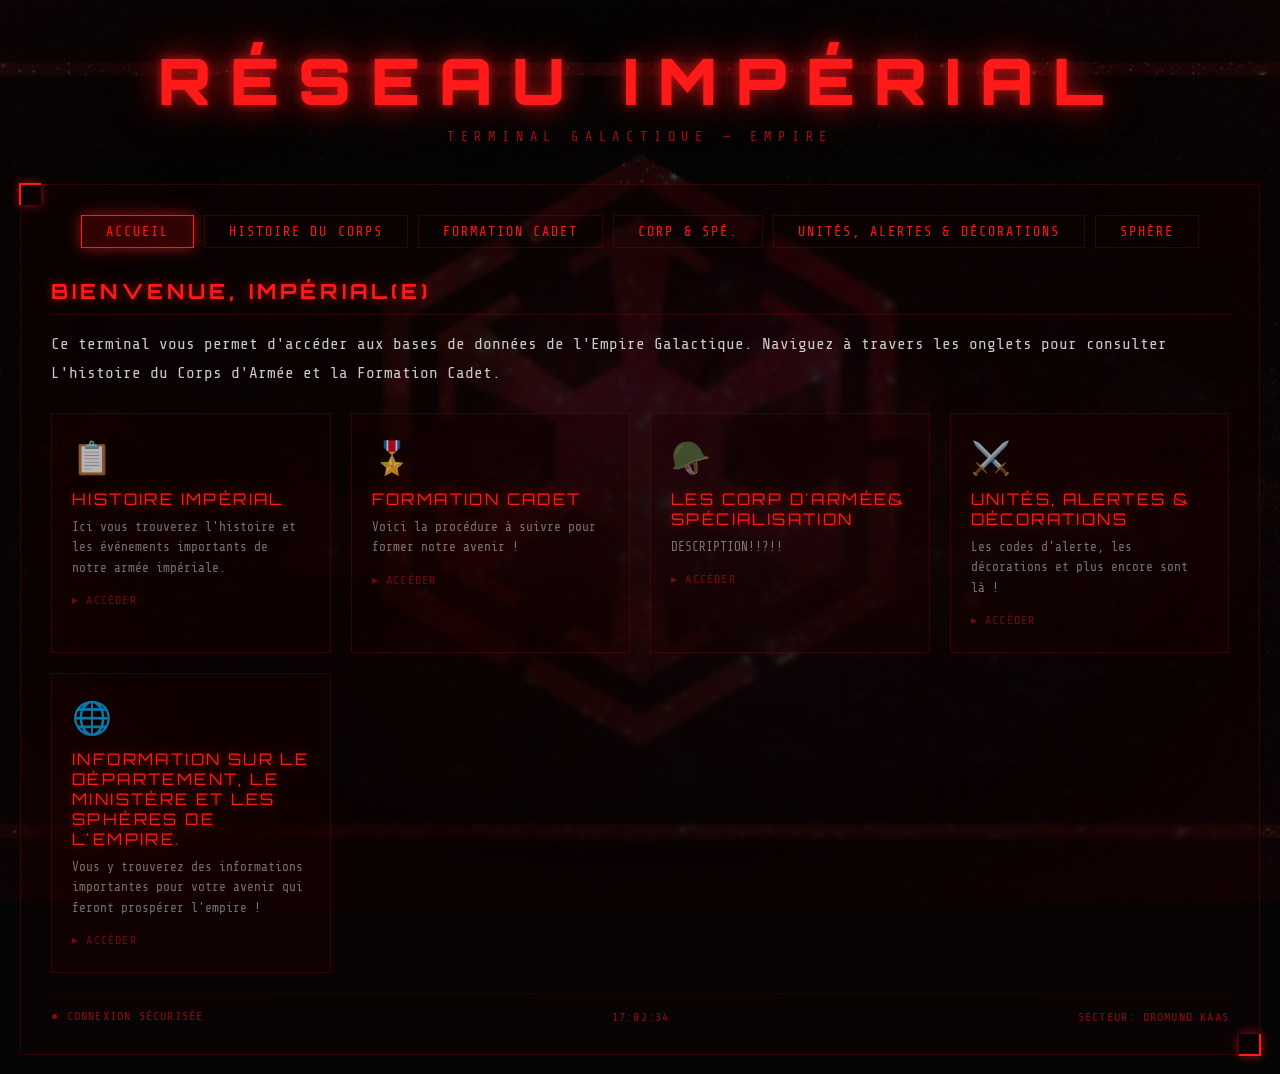
<file: index.html>
<!DOCTYPE html>
<html lang="fr">
<head>
  <meta charset="UTF-8">
  <meta name="viewport" content="width=device-width, initial-scale=1.0">
  <title>Réseau Impérial — Terminal Galactique de l'Empire</title>
  <meta name="description" content="Terminal d'accès aux bases de données de l'Empire Galactique. Histoire du Corps d'Armée et Formation Cadet.">
  <link rel="stylesheet" href="style.css">
  <link rel="icon" type="image/x-icon" href="images/ICONE.png">

  <!-- DISCORD / OPEN GRAPH EMBED -->
  <meta property="og:type" content="website">
  <meta property="og:title" content="Réseau Impérial — Empire Galactique">
  <meta property="og:description" content="Terminal d'accès aux bases de données de l'Empire.">
  <meta property="og:url" content="https://insanity-chan.github.io/Imperial/">
  <meta property="og:image" content="https://insanity-chan.github.io/Imperial/preview.png">
  <meta property="og:site_name" content="Réseau Impérial">
  <meta name="theme-color" content="#ff1a1a">

  <!-- TWITTER CARD -->
  <meta name="twitter:card" content="summary_large_image">
  <meta name="twitter:title" content="Réseau Impérial — Empire Galactique">
  <meta name="twitter:description" content="Terminal d'accès aux bases de données de l'Empire.">
  <meta name="twitter:image" content="https://insanity-chan.github.io/Imperial/preview.png">

  <style>
    body {
      background-image: url('images/fond.png');
      background-size: cover;
      background-position: center;
      background-attachment: fixed;
      background-repeat: no-repeat;
    }

    body::before {
      content: '';
      position: fixed;
      top: 0; left: 0;
      width: 100%; height: 100%;
      background: rgba(5, 5, 5, 0.75);
      z-index: -1;
    }

    .holo-cards-link {
      display: grid;
      grid-template-columns: repeat(auto-fit, minmax(250px, 1fr));
      gap: 20px;
      margin-top: 25px;
      text-decoration: none;
    }

    .holo-card-link {
      display: block;
      text-decoration: none;
      border: 1px solid var(--holo-dim);
      padding: 25px 20px;
      background: rgba(26, 0, 0, 0.4);
      transition: all 0.3s;
      position: relative;
      overflow: hidden;
    }

    .holo-card-link::before {
      content: '';
      position: absolute;
      top: 0; left: -100%;
      width: 100%; height: 100%;
      background: linear-gradient(90deg, transparent, rgba(255,26,26,0.05), transparent);
      transition: left 0.5s;
    }

    .holo-card-link:hover::before {
      left: 100%;
    }

    .holo-card-link:hover {
      border-color: var(--holo-cyan);
      box-shadow: 0 0 20px var(--holo-glow), inset 0 0 20px rgba(255,26,26,0.05);
      transform: translateY(-3px);
    }

    .holo-card-link .card-icon {
      font-size: 2rem;
      margin-bottom: 12px;
      opacity: 0.7;
    }

    .holo-card-link .card-title {
      font-family: 'Orbitron', sans-serif;
      font-size: 1rem;
      letter-spacing: 0.15em;
      text-transform: uppercase;
      color: var(--holo-cyan);
      text-shadow: 0 0 8px var(--holo-glow);
      margin-bottom: 8px;
    }

    .holo-card-link .card-desc {
      font-size: 0.8rem;
      opacity: 0.5;
      line-height: 1.6;
    }

    .holo-card-link .card-arrow {
      margin-top: 15px;
      font-size: 0.75rem;
      opacity: 0.4;
      letter-spacing: 0.1em;
      text-transform: uppercase;
    }

    .holo-card-link:hover .card-arrow {
      opacity: 1;
    }

    .holo-placeholder {
      border: 1px dashed var(--holo-dim);
      padding: 25px 20px;
      background: rgba(26, 0, 0, 0.2);
      transition: all 0.3s;
      cursor: default;
    }

    .holo-placeholder:hover {
      border-color: rgba(255,26,26,0.3);
      background: rgba(26, 0, 0, 0.3);
    }

    .holo-placeholder .card-icon {
      font-size: 2rem;
      margin-bottom: 12px;
      opacity: 0.4;
    }

    .holo-placeholder .card-title {
      font-family: 'Orbitron', sans-serif;
      font-size: 1rem;
      letter-spacing: 0.15em;
      text-transform: uppercase;
      color: var(--holo-cyan);
      opacity: 0.4;
      margin-bottom: 8px;
    }

    .holo-placeholder .card-desc {
      font-size: 0.8rem;
      opacity: 0.3;
      line-height: 1.6;
      font-style: italic;
    }

    .holo-placeholder .card-tag {
      display: inline-block;
      margin-top: 12px;
      font-size: 0.7rem;
      padding: 3px 10px;
      border: 1px solid var(--holo-dim);
      opacity: 0.3;
      letter-spacing: 0.1em;
      text-transform: uppercase;
    }
  </style>
</head>
<body>

  <div id="boot-screen">
    <div class="boot-text">&gt; INITIALISATION DU TERMINAL IMPÉRIAL...</div>
    <div class="boot-text">&gt; CONNEXION AU RÉSEAU DE L'EMPIRE...</div>
    <div class="boot-text">&gt; AUTHENTIFICATION : ACCORDÉE</div>
    <div class="boot-text">&gt; CHARGEMENT DES DONNÉES...</div>
    <div class="boot-bar"><div class="boot-bar-fill"></div></div>
  </div>

  <div class="holo-header">
    <h1>Réseau Impérial</h1>
    <div class="subtitle">Terminal Galactique — Empire</div>
  </div>

  <div class="holo-frame">

    <div class="holo-nav">
      <a href="index.html"><button class="active">Accueil</button></a>
      <a href="histoir.html"><button>Histoire du Corps</button></a>
      <a href="formation.html"><button>Formation Cadet</button></a>
      <a href="corparmee.html"><button>Corp & Spé.</button></a>
      <a href="unites.html"><button>Unités, Alertes & Décorations</button></a>
      <a href="sphere.html"><button>Sphère</button></a>
    </div>

    <div class="holo-panel active">
      <h2>Bienvenue, Impérial(e)</h2>
      <p>Ce terminal vous permet d'accéder aux bases de données de l'Empire Galactique. Naviguez à travers les onglets pour consulter L'histoire du Corps d'Armée et la Formation Cadet.</p>

      <div class="holo-cards-link">

        <a href="histoir.html" class="holo-card-link">
          <div class="card-icon">📋</div>
          <div class="card-title">Histoire Impérial</div>
          <div class="card-desc">Ici vous trouverez l'histoire et les événements importants de notre armée impériale.</div>
          <div class="card-arrow">▸ Accéder</div>
        </a>

        <a href="formation.html" class="holo-card-link">
          <div class="card-icon">🎖️</div>
          <div class="card-title">Formation Cadet</div>
          <div class="card-desc">Voici la procédure à suivre pour former notre avenir !</div>
          <div class="card-arrow">▸ Accéder</div>
        </a>

                <a href="corparmee.html" class="holo-card-link">
          <div class="card-icon">🪖</div>
          <div class="card-title">Les Corp D'armée& Spécialisation</div>
          <div class="card-desc">DESCRIPTION!!?!!</div>
          <div class="card-arrow">▸ Accéder</div>
        </a>

        <a href="unites.html" class="holo-card-link">
          <div class="card-icon">⚔️</div>
          <div class="card-title">Unités, Alertes & Décorations</div>
          <div class="card-desc">Les codes d'alerte, les décorations et plus encore sont là !</div>
          <div class="card-arrow">▸ Accéder</div>
        </a>

        <a href="sphere.html" class="holo-card-link">
          <div class="card-icon">🌐</div>
          <div class="card-title">Information sur le département, le ministère et les sphères de l'empire.</div>
          <div class="card-desc">Vous y trouverez des informations importantes pour votre avenir qui feront prospérer l'empire !</div>
          <div class="card-arrow">▸ Accéder</div>
        </a>

      </div>
    </div>

    <div class="holo-status">
      <span><span class="blink">●</span> CONNEXION SÉCURISÉE</span>
      <span id="horloge">--:--:--</span>
      <span>SECTEUR: DROMUND KAAS</span>
    </div>
  </div>

  <script>
    setTimeout(() => {
      document.getElementById('boot-screen').style.display = 'none';
    }, 700);

    function updateClock() {
      const now = new Date();
      const h = String(now.getHours()).padStart(2, '0');
      const m = String(now.getMinutes()).padStart(2, '0');
      const s = String(now.getSeconds()).padStart(2, '0');
      document.getElementById('horloge').textContent = `${h}:${m}:${s}`;
    }
    setInterval(updateClock, 1000);
    updateClock();
  </script>
</body>
</html>
</file>
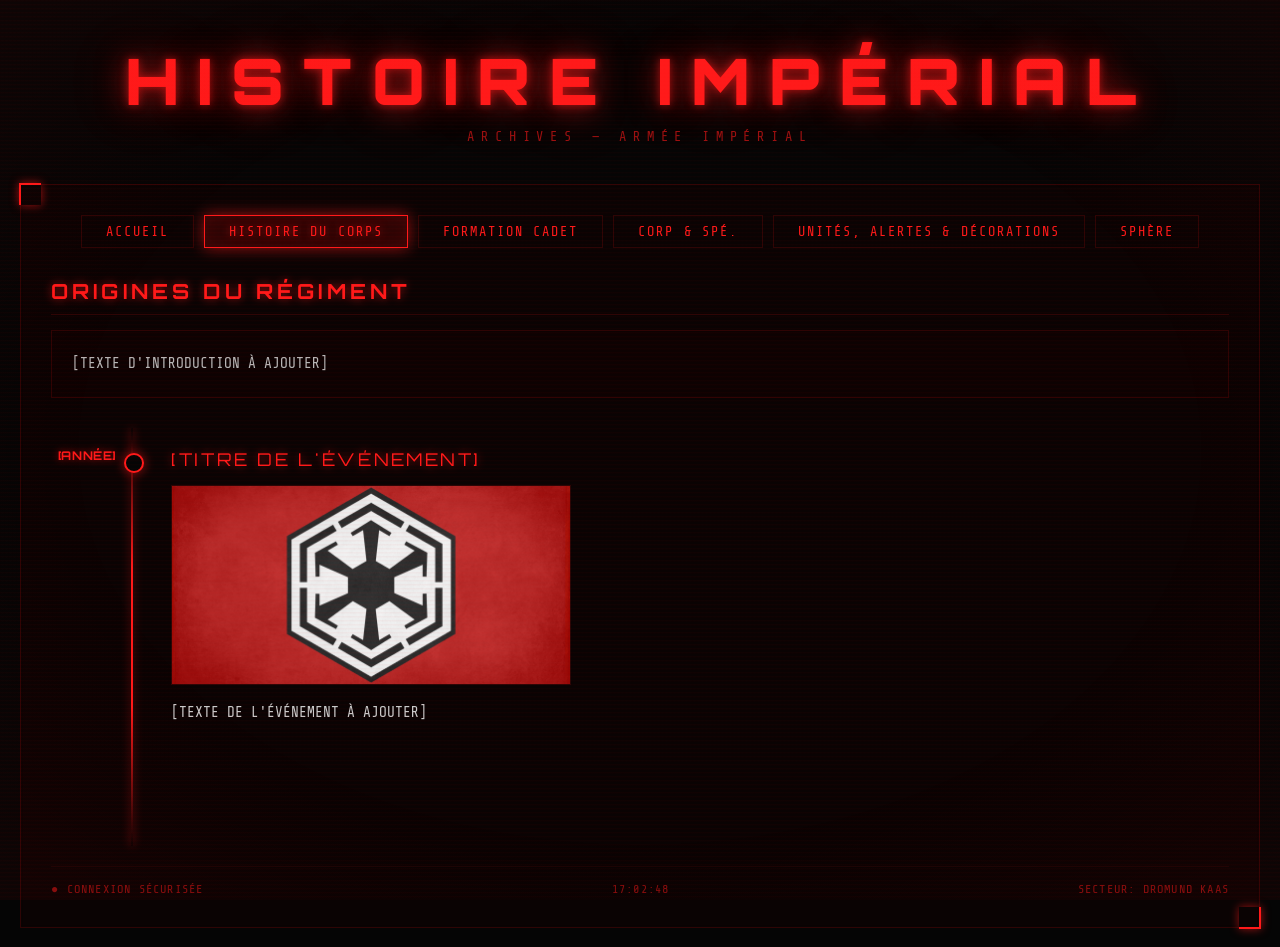
<file: histoir.html>
<!DOCTYPE html>
<html lang="fr">
<head>
  <meta charset="UTF-8">
  <meta name="viewport" content="width=device-width, initial-scale=1.0">
  <title>Réseau Impérial — Histoire Impérial</title>
  <meta name="description" content="Terminal d'accès aux bases de données de l'Empire Galactique. Histoire de l'Armée.">
  <link rel="stylesheet" href="style.css">
  <link rel="icon" type="image/x-icon" href="images/ICONE.png">

  <meta property="og:type" content="website">
  <meta property="og:title" content="Réseau Impérial — Histoire de l'Armée">
  <meta property="og:description" content="Histoire du Corps d'Armée de l'Empire.">
  <meta property="og:url" content="https://insanity-chan.github.io/Imperial/histoire.html">
  <meta property="og:image" content="https://insanity-chan.github.io/Imperial/preview.png">
  <meta property="og:site_name" content="Réseau Impérial">
  <meta name="theme-color" content="#ff1a1a">

  <style>
    .holo-timeline {
      position: relative;
      padding: 20px 0;
    }

    .holo-timeline::before {
      content: '';
      position: absolute;
      left: 80px;
      top: 0;
      bottom: 0;
      width: 2px;
      background: linear-gradient(to bottom, transparent, var(--holo-cyan), var(--holo-cyan), transparent);
      box-shadow: 0 0 10px var(--holo-glow);
    }

    .holo-event {
      position: relative;
      margin-bottom: 50px;
      padding-left: 120px;
      padding-bottom: 40px;
      border-bottom: 1px solid var(--holo-dim);
    }

    .holo-event:last-child {
      border-bottom: none;
    }

    .holo-event::before {
      content: '';
      position: absolute;
      left: 73px;
      top: 5px;
      width: 16px;
      height: 16px;
      border-radius: 50%;
      background: var(--bg-dark);
      border: 2px solid var(--holo-cyan);
      box-shadow: 0 0 12px var(--holo-glow);
      z-index: 1;
    }

    .holo-event-year {
      position: absolute;
      left: 0;
      top: 0;
      width: 65px;
      text-align: right;
      font-family: 'Orbitron', sans-serif;
      font-size: 0.75rem;
      font-weight: 700;
      color: var(--holo-cyan);
      text-shadow: 0 0 8px var(--holo-glow);
      letter-spacing: 0.05em;
      line-height: 1.3;
    }

    .holo-event-title {
      font-family: 'Orbitron', sans-serif;
      font-size: 1.1rem;
      letter-spacing: 0.15em;
      text-transform: uppercase;
      color: var(--holo-cyan);
      text-shadow: 0 0 10px var(--holo-glow);
      margin-bottom: 15px;
    }

    .holo-event-image {
      width: 100%;
      max-width: 400px;
      height: 200px;
      object-fit: cover;
      border: 1px solid var(--holo-dim);
      background: rgba(5, 5, 5, 0.5);
      display: block;
      margin-bottom: 15px;
      transition: all 0.3s;
    }

    .holo-event-image:hover {
      border-color: var(--holo-cyan);
      box-shadow: 0 0 15px var(--holo-glow);
    }

    .holo-event-image.placeholder {
      display: flex;
      align-items: center;
      justify-content: center;
      font-size: 0.8rem;
      opacity: 0.3;
      font-style: italic;
    }

    .holo-event-text {
      line-height: 1.8;
      opacity: 0.9;
      font-size: 0.9rem;
      color: var(--text-white);
    }

    .holo-event-text p {
      margin-bottom: 10px;
    }

    .holo-intro-banner {
      padding: 20px;
      border: 1px solid var(--holo-dim);
      background: rgba(26, 0, 0, 0.3);
      margin-bottom: 30px;
      line-height: 1.8;
      font-size: 0.9rem;
      opacity: 0.9;
      color: var(--text-white);
    }

    .holo-intro-banner p {
      margin-bottom: 10px;
    }

    .holo-intro-banner p:last-child {
      margin-bottom: 0;
    }

    @media (max-width: 600px) {
      .holo-timeline::before {
        left: 20px;
      }

      .holo-event {
        padding-left: 50px;
      }

      .holo-event::before {
        left: 13px;
      }

      .holo-event-year {
        position: relative;
        width: auto;
        text-align: left;
        margin-bottom: 10px;
        font-size: 0.85rem;
      }

      .holo-event-image {
        max-width: 100%;
      }
    }
  </style>
</head>
<body>

  <div id="boot-screen">
    <div class="boot-text">&gt; INITIALISATION DU TERMINAL IMPÉRIAL...</div>
    <div class="boot-text">&gt; CONNEXION AU RÉSEAU DE L'EMPIRE...</div>
    <div class="boot-text">&gt; CHARGEMENT : ARCHIVES HISTORIQUES...</div>
    <div class="boot-bar"><div class="boot-bar-fill"></div></div>
  </div>

  <div class="holo-header">
    <h1>Histoire Impérial</h1>
    <div class="subtitle">Archives — Armée Impérial</div>
  </div>

  <div class="holo-frame">

    <div class="holo-nav">
      <a href="index.html"><button>Accueil</button></a>
      <a href="histoir.html"><button class="active">Histoire du Corps</button></a>
      <a href="formation.html"><button>Formation Cadet</button></a>
      <a href="corparmee.html"><button>Corp & Spé.</button></a>
      <a href="unites.html"><button>Unités, Alertes & Décorations</button></a>
      <a href="sphere.html"><button>Sphère</button></a>
    </div>

    <!-- INTRODUCTION (VIDE — À REMPLIR) -->
    <div class="holo-panel active">
      <h2>Origines du Régiment</h2>
      <div class="holo-intro-banner">
        <p>[TEXTE D'INTRODUCTION À AJOUTER]</p>
      </div>
    </div>

    <!-- TIMELINE (VIDE — À REMPLIR) -->
    <div class="holo-timeline">

      <!-- ÉVÉNEMENT 1 — À REMPLIR -->
      <div class="holo-event">
        <div class="holo-event-year">[ANNÉE]</div>
        <div class="holo-event-title">[TITRE DE L'ÉVÉNEMENT]</div>
        <img class="holo-event-image" src="images/histoire/EXEMPLE.png" alt="[TITRE]"
             onerror="this.classList.add('placeholder');this.alt='';this.src='';this.textContent='Image à ajouter'">
        <div class="holo-event-text">
          <p>[TEXTE DE L'ÉVÉNEMENT À AJOUTER]</p>
        </div>
      </div>


    </div>

    <div class="holo-status">
      <span><span class="blink">●</span> CONNEXION SÉCURISÉE</span>
      <span id="horloge">--:--:--</span>
      <span>SECTEUR: DROMUND KAAS</span>
    </div>
  </div>

  <script>
    setTimeout(() => {
      document.getElementById('boot-screen').style.display = 'none';
    }, 700);

    function updateClock() {
      const now = new Date();
      const h = String(now.getHours()).padStart(2, '0');
      const m = String(now.getMinutes()).padStart(2, '0');
      const s = String(now.getSeconds()).padStart(2, '0');
      document.getElementById('horloge').textContent = `${h}:${m}:${s}`;
    }
    setInterval(updateClock, 1000);
    updateClock();
  </script>
</body>
</html>
</file>
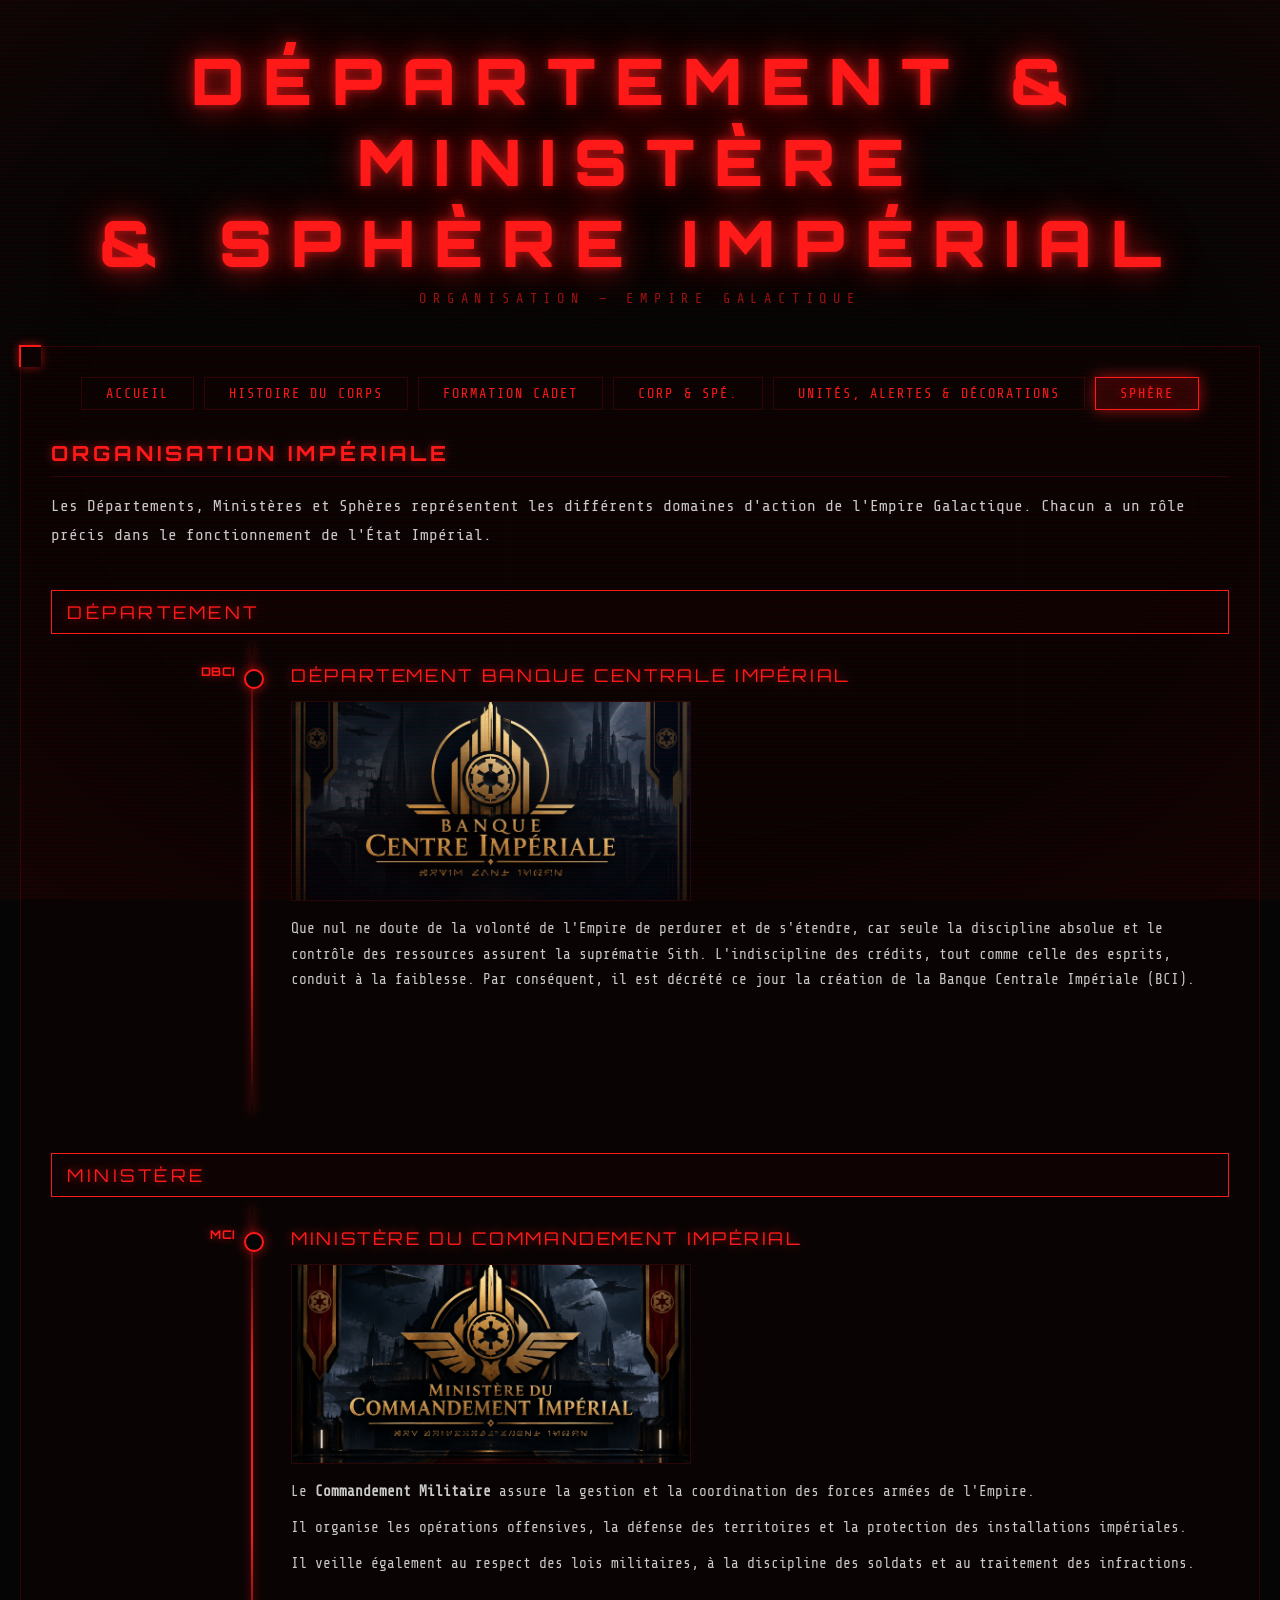
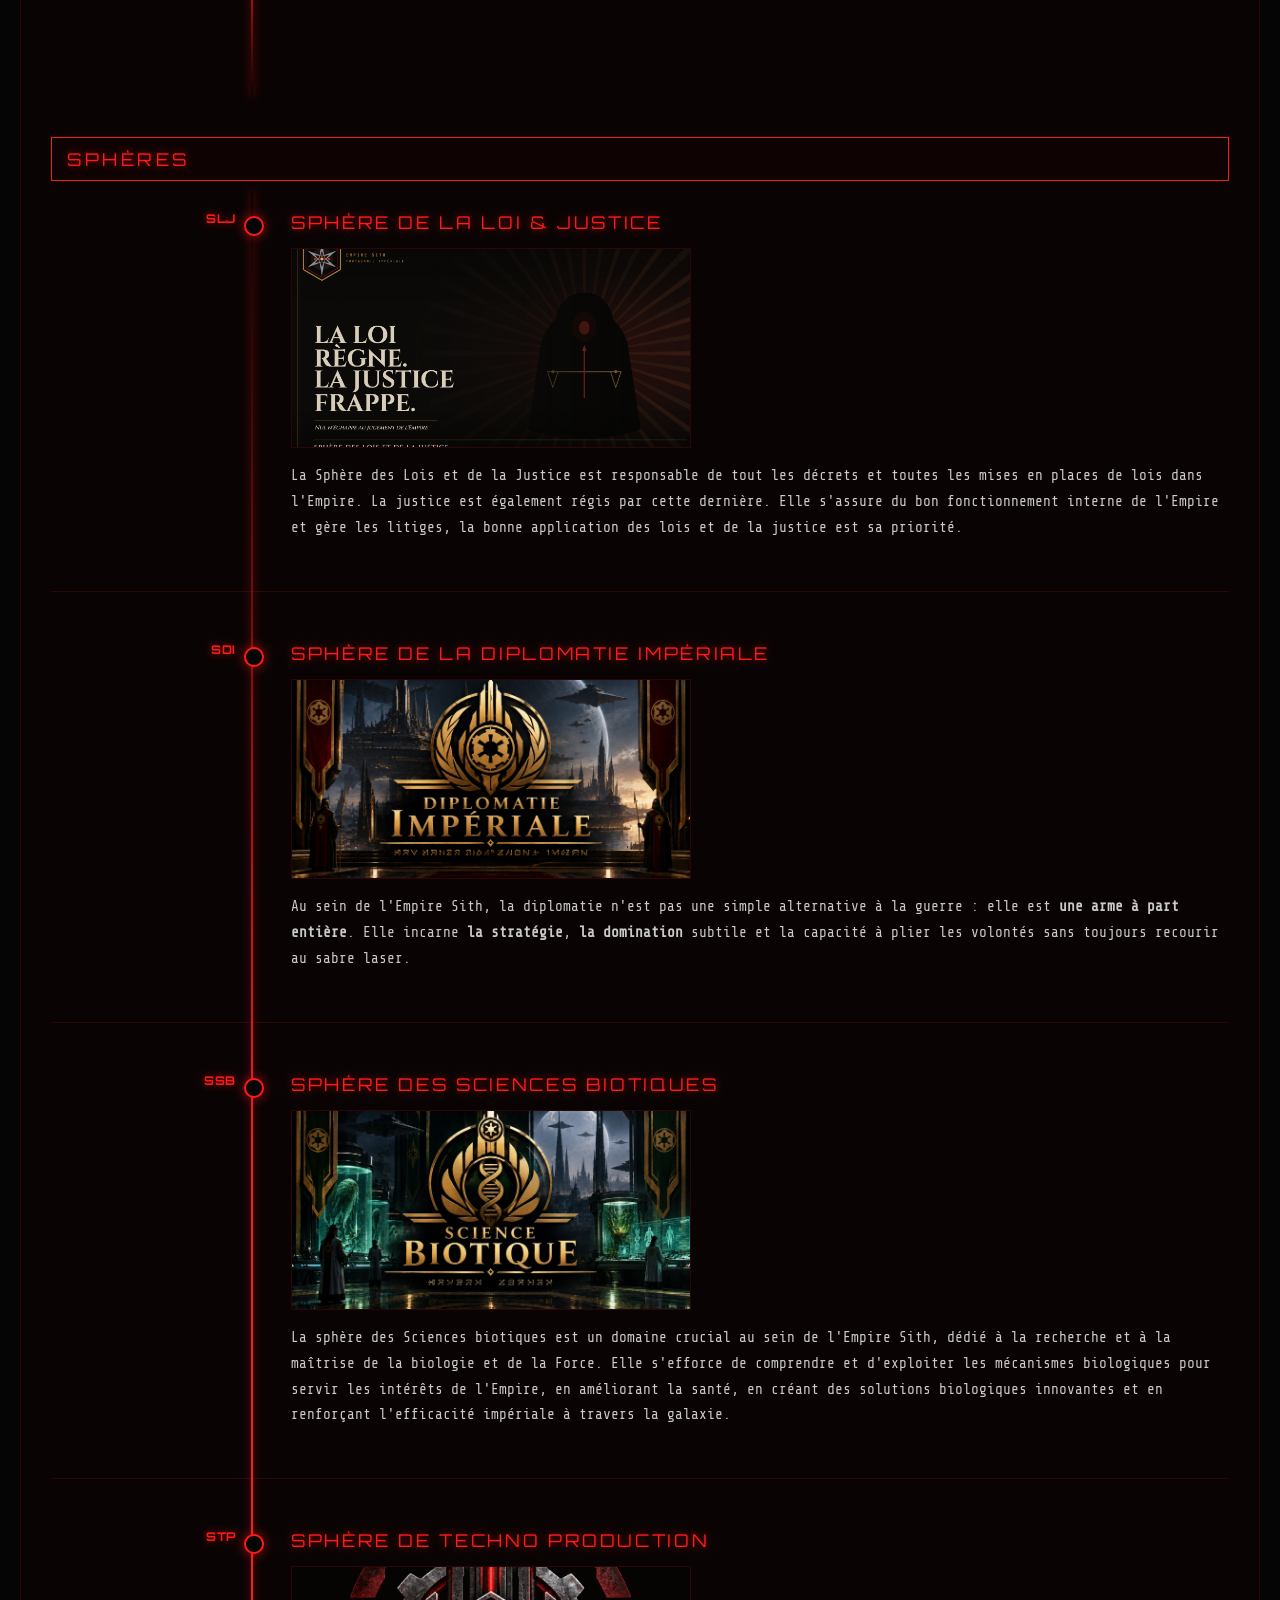
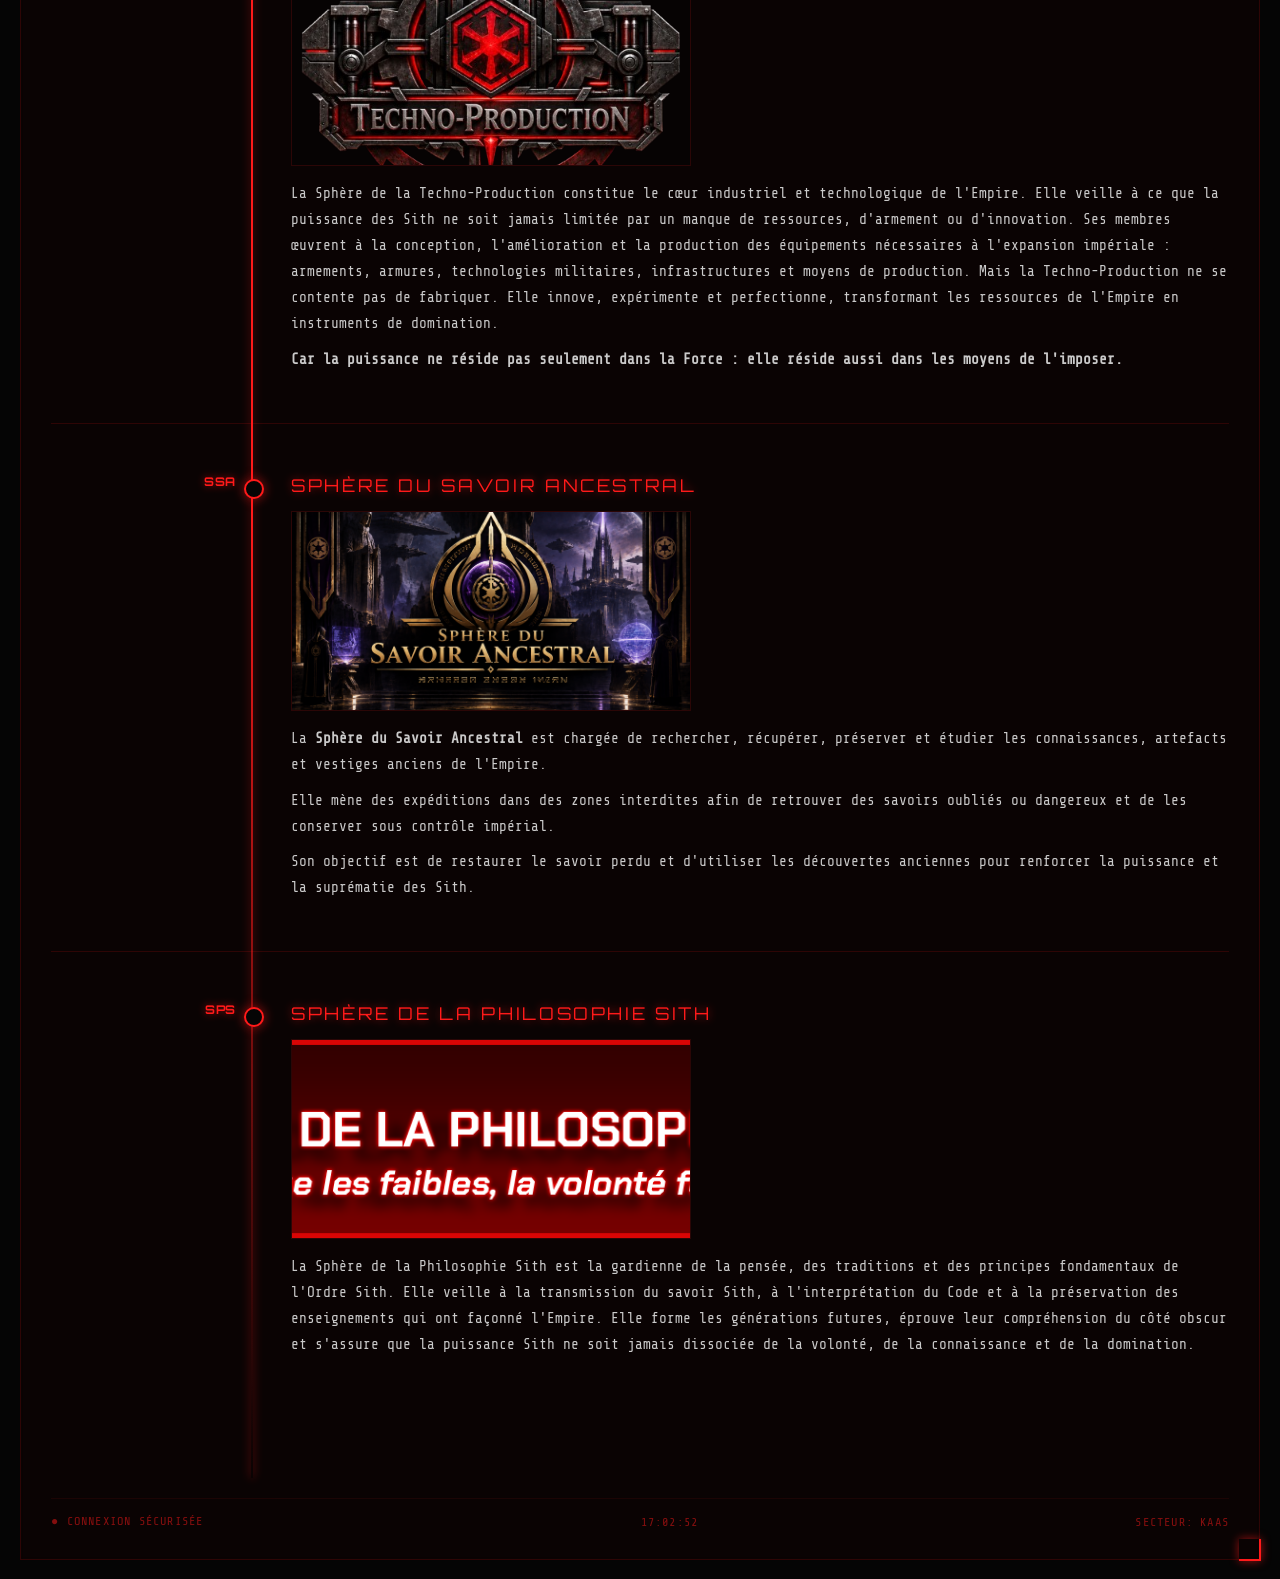
<file: sphere.html>
<!DOCTYPE html>
<html lang="fr">
<head>
  <meta charset="UTF-8">
  <meta name="viewport" content="width=device-width, initial-scale=1.0">
  <title>Réseau Impérial — Département & Ministère & Sphère Impérial</title>
  <meta name="description" content="Terminal d'accès aux bases de données de l'Empire Galactique. Département, Ministère et Sphère Impérial.">
  <link rel="stylesheet" href="style.css">
  <link rel="icon" type="image/x-icon" href="images/ICONE.png">

  <meta property="og:type" content="website">
  <meta property="og:title" content="Réseau Impérial — Département & Ministère & Sphère Impérial">
  <meta property="og:description" content="Département, Ministère et Sphère de l'Empire.">
  <meta property="og:url" content="https://insanity-chan.github.io/Imperial/sphere.html">
  <meta property="og:image" content="https://insanity-chan.github.io/Imperial/preview.png">
  <meta property="og:site_name" content="Réseau Impérial">
  <meta name="theme-color" content="#ff1a1a">

  <meta name="twitter:card" content="summary_large_image">
  <meta name="twitter:title" content="Réseau Impérial — Département & Ministère & Sphère Impérial">
  <meta name="twitter:description" content="Département, Ministère et Sphère de l'Empire.">
  <meta name="twitter:image" content="https://insanity-chan.github.io/Imperial/preview.png">

  <style>
    .holo-timeline {
      position: relative;
      padding: 20px 0;
    }

    .holo-timeline::before {
      content: '';
      position: absolute;
      left: 200px;
      top: 0;
      bottom: 0;
      width: 2px;
      background: linear-gradient(to bottom, transparent, var(--holo-cyan), var(--holo-cyan), transparent);
      box-shadow: 0 0 10px var(--holo-glow);
    }

    .holo-event {
      position: relative;
      margin-bottom: 50px;
      padding-left: 240px;
      padding-bottom: 40px;
      border-bottom: 1px solid var(--holo-dim);
    }

    .holo-event:last-child {
      border-bottom: none;
    }

    .holo-event::before {
      content: '';
      position: absolute;
      left: 193px;
      top: 5px;
      width: 16px;
      height: 16px;
      border-radius: 50%;
      background: var(--bg-dark);
      border: 2px solid var(--holo-cyan);
      box-shadow: 0 0 12px var(--holo-glow);
      z-index: 1;
    }

    .holo-event-year {
      position: absolute;
      left: 0;
      top: 0;
      width: 185px;
      text-align: right;
      font-family: 'Orbitron', sans-serif;
      font-size: 0.75rem;
      font-weight: 700;
      color: var(--holo-cyan);
      text-shadow: 0 0 8px var(--holo-glow);
      letter-spacing: 0.05em;
      line-height: 1.3;
    }

    .holo-event-image {
      width: 100%;
      max-width: 400px;
      height: 200px;
      object-fit: cover;
      border: 1px solid var(--holo-dim);
      background: rgba(5, 5, 5, 0.5);
      display: block;
      margin-bottom: 15px;
      transition: all 0.3s;
    }

    .holo-event-image:hover {
      border-color: var(--holo-cyan);
      box-shadow: 0 0 15px var(--holo-glow);
    }

    .holo-event-image.placeholder {
      display: flex;
      align-items: center;
      justify-content: center;
      font-size: 0.8rem;
      opacity: 0.3;
      font-style: italic;
    }

    .holo-event-text {
      line-height: 1.8;
      opacity: 0.9;
      font-size: 0.9rem;
      color: var(--text-white);
    }

    .holo-event-text p {
      margin-bottom: 10px;
    }

    .holo-sphere-category {
      font-family: 'Orbitron', sans-serif;
      font-size: 1.1rem;
      letter-spacing: 0.2em;
      text-transform: uppercase;
      color: var(--holo-cyan);
      text-shadow: 0 0 10px var(--holo-glow);
      margin: 40px 0 10px;
      padding: 10px 15px;
      border: 1px solid var(--holo-cyan);
      background: rgba(26, 0, 0, 0.3);
    }

    @media (max-width: 600px) {
      .holo-timeline::before {
        left: 20px;
      }

      .holo-event {
        padding-left: 50px;
      }

      .holo-event::before {
        left: 13px;
      }

      .holo-event-year {
        position: relative;
        width: auto;
        text-align: left;
        margin-bottom: 10px;
        font-size: 0.85rem;
      }

      .holo-event-image {
        max-width: 100%;
      }
    }
  </style>
</head>
<body>

  <div id="boot-screen">
    <div class="boot-text">&gt; INITIALISATION DU TERMINAL IMPÉRIAL...</div>
    <div class="boot-text">&gt; CONNEXION AU RÉSEAU DE L'EMPIRE...</div>
    <div class="boot-text">&gt; CHARGEMENT : DÉPARTEMENT & MINISTÈRE & SPHÈRE...</div>
    <div class="boot-bar"><div class="boot-bar-fill"></div></div>
  </div>

  <div class="holo-header">
    <h1>Département & Ministère<br>& Sphère Impérial</h1>
    <div class="subtitle">Organisation — Empire Galactique</div>
  </div>

  <div class="holo-frame">

    <div class="holo-nav">
      <a href="index.html"><button>Accueil</button></a>
      <a href="histoir.html"><button>Histoire du Corps</button></a>
      <a href="formation.html"><button>Formation Cadet</button></a>
      <a href="corparmee.html"><button>Corp & Spé.</button></a>
      <a href="unites.html"><button>Unités, Alertes & Décorations</button></a>
      <a href="sphere.html"><button class="active">Sphère</button></a>
    </div>
    

    <div class="holo-panel active">
      <h2>Organisation Impériale</h2>
      <p>Les Départements, Ministères et Sphères représentent les différents domaines d'action de l'Empire Galactique. Chacun a un rôle précis dans le fonctionnement de l'État Impérial.</p>
    </div>

    <!-- DÉPARTEMENT -->
    <div class="holo-sphere-category">Département</div>

    <div class="holo-timeline">

      <!-- DBCI -->
      <div class="holo-event">
        <div class="holo-event-year">DBCI</div>
        <div class="holo-event-title">Département Banque Centrale Impérial</div>
        <img class="holo-event-image" src="images/spheres/dbci.png" alt="Département Banque Centrale Impérial"
             onerror="this.classList.add('placeholder');this.alt='';this.src='';this.textContent='Image à ajouter'">
        <div class="holo-event-text">
          <p>Que nul ne doute de la volonté de l'Empire de perdurer et de s'étendre, car seule la discipline absolue et le contrôle des ressources assurent la suprématie Sith. L'indiscipline des crédits, tout comme celle des esprits, conduit à la faiblesse. Par conséquent, il est décrété ce jour la création de la Banque Centrale Impériale (BCI).</p>
        </div>
      </div>

    </div>

    <!-- MINISTÈRE -->
    <div class="holo-sphere-category">Ministère</div>

    <div class="holo-timeline">

      <!-- MCI -->
      <div class="holo-event">
        <div class="holo-event-year">MCI</div>
        <div class="holo-event-title">Ministère du Commandement Impérial</div>
        <img class="holo-event-image" src="images/spheres/mci.png" alt="Ministère du Commandement Impérial"
             onerror="this.classList.add('placeholder');this.alt='';this.src='';this.textContent='Image à ajouter'">
        <div class="holo-event-text">
          <p>Le <strong>Commandement Militaire</strong> assure la gestion et la coordination des forces armées de l'Empire.</p>
          <p>Il organise les opérations offensives, la défense des territoires et la protection des installations impériales.</p>
          <p>Il veille également au respect des lois militaires, à la discipline des soldats et au traitement des infractions.</p>
        </div>
      </div>

    </div>

    <!-- SPHÈRES -->
    <div class="holo-sphere-category">Sphères</div>

    <div class="holo-timeline">

      <!-- SLJ -->
      <div class="holo-event">
        <div class="holo-event-year">SLJ</div>
        <div class="holo-event-title">Sphère de la Loi & Justice</div>
        <img class="holo-event-image" src="images/spheres/sl.png" alt="Sphère de la Loi & Justice"
             onerror="this.classList.add('placeholder');this.alt='';this.src='';this.textContent='Image à ajouter'">
        <div class="holo-event-text">
          <p>La Sphère des Lois et de la Justice est responsable de tout les décrets et toutes les mises en places de lois dans l'Empire. La justice est également régis par cette dernière. Elle s'assure du bon fonctionnement interne de l'Empire et gère les litiges, la bonne application des lois et de la justice est sa priorité.</p>
        </div>
      </div>

      <!-- SDI -->
      <div class="holo-event">
        <div class="holo-event-year">SDI</div>
        <div class="holo-event-title">Sphère de la Diplomatie Impériale</div>
        <img class="holo-event-image" src="images/spheres/sdi.png" alt="Sphère de la Diplomatie Impériale"
             onerror="this.classList.add('placeholder');this.alt='';this.src='';this.textContent='Image à ajouter'">
        <div class="holo-event-text">
          <p>Au sein de l'Empire Sith, la diplomatie n'est pas une simple alternative à la guerre : elle est <strong>une arme à part entière</strong>. Elle incarne <strong>la stratégie</strong>, <strong>la domination</strong> subtile et la capacité à plier les volontés sans toujours recourir au sabre laser.</p>
        </div>
      </div>

      <!-- SSB -->
      <div class="holo-event">
        <div class="holo-event-year">SSB</div>
        <div class="holo-event-title">Sphère des Sciences Biotiques</div>
        <img class="holo-event-image" src="images/spheres/ssb.png" alt="Sphère des Sciences Biotiques"
             onerror="this.classList.add('placeholder');this.alt='';this.src='';this.textContent='Image à ajouter'">
        <div class="holo-event-text">
          <p>La sphère des Sciences biotiques est un domaine crucial au sein de l'Empire Sith, dédié à la recherche et à la maîtrise de la biologie et de la Force. Elle s'efforce de comprendre et d'exploiter les mécanismes biologiques pour servir les intérêts de l'Empire, en améliorant la santé, en créant des solutions biologiques innovantes et en renforçant l'efficacité impériale à travers la galaxie.</p>
        </div>
      </div>

      <!-- STP -->
      <div class="holo-event">
        <div class="holo-event-year">STP</div>
        <div class="holo-event-title">Sphère de Techno Production</div>
        <img class="holo-event-image" src="images/spheres/stp.png" alt="Sphère de Techno Production"
             onerror="this.classList.add('placeholder');this.alt='';this.src='';this.textContent='Image à ajouter'">
        <div class="holo-event-text">
          <p>La Sphère de la Techno-Production constitue le cœur industriel et technologique de l'Empire. Elle veille à ce que la puissance des Sith ne soit jamais limitée par un manque de ressources, d'armement ou d'innovation. Ses membres œuvrent à la conception, l'amélioration et la production des équipements nécessaires à l'expansion impériale : armements, armures, technologies militaires, infrastructures et moyens de production. Mais la Techno-Production ne se contente pas de fabriquer. Elle innove, expérimente et perfectionne, transformant les ressources de l'Empire en instruments de domination.</p>
          <p><strong>Car la puissance ne réside pas seulement dans la Force : elle réside aussi dans les moyens de l'imposer.</strong></p>
        </div>
      </div>

      <!-- SSA -->
      <div class="holo-event">
        <div class="holo-event-year">SSA</div>
        <div class="holo-event-title">Sphère du Savoir Ancestral</div>
        <img class="holo-event-image" src="images/spheres/ssa.png" alt="Sphère du Savoir Ancestral"
             onerror="this.classList.add('placeholder');this.alt='';this.src='';this.textContent='Image à ajouter'">
        <div class="holo-event-text">
          <p>La <strong>Sphère du Savoir Ancestral</strong> est chargée de rechercher, récupérer, préserver et étudier les connaissances, artefacts et vestiges anciens de l'Empire.</p>
          <p>Elle mène des expéditions dans des zones interdites afin de retrouver des savoirs oubliés ou dangereux et de les conserver sous contrôle impérial.</p>
          <p>Son objectif est de restaurer le savoir perdu et d'utiliser les découvertes anciennes pour renforcer la puissance et la suprématie des Sith.</p>
        </div>
      </div>

      <!-- SPS -->
      <div class="holo-event">
        <div class="holo-event-year">SPS</div>
        <div class="holo-event-title">Sphère de la Philosophie Sith</div>
        <img class="holo-event-image" src="images/spheres/sps.png" alt="Sphère de la Philosophie Sith"
             onerror="this.classList.add('placeholder');this.alt='';this.src='';this.textContent='Image à ajouter'">
        <div class="holo-event-text">
          <p>La Sphère de la Philosophie Sith est la gardienne de la pensée, des traditions et des principes fondamentaux de l'Ordre Sith. Elle veille à la transmission du savoir Sith, à l'interprétation du Code et à la préservation des enseignements qui ont façonné l'Empire. Elle forme les générations futures, éprouve leur compréhension du côté obscur et s'assure que la puissance Sith ne soit jamais dissociée de la volonté, de la connaissance et de la domination.</p>
        </div>
      </div>

    </div>

    <div class="holo-status">
      <span><span class="blink">●</span> CONNEXION SÉCURISÉE</span>
      <span id="horloge">--:--:--</span>
      <span>SECTEUR: KAAS</span>
    </div>
  </div>

  <script>
    setTimeout(() => {
      document.getElementById('boot-screen').style.display = 'none';
    }, 700);

    function updateClock() {
      const now = new Date();
      const h = String(now.getHours()).padStart(2, '0');
      const m = String(now.getMinutes()).padStart(2, '0');
      const s = String(now.getSeconds()).padStart(2, '0');
      document.getElementById('horloge').textContent = `${h}:${m}:${s}`;
    }
    setInterval(updateClock, 1000);
    updateClock();
  </script>
</body>
</html>
</file>
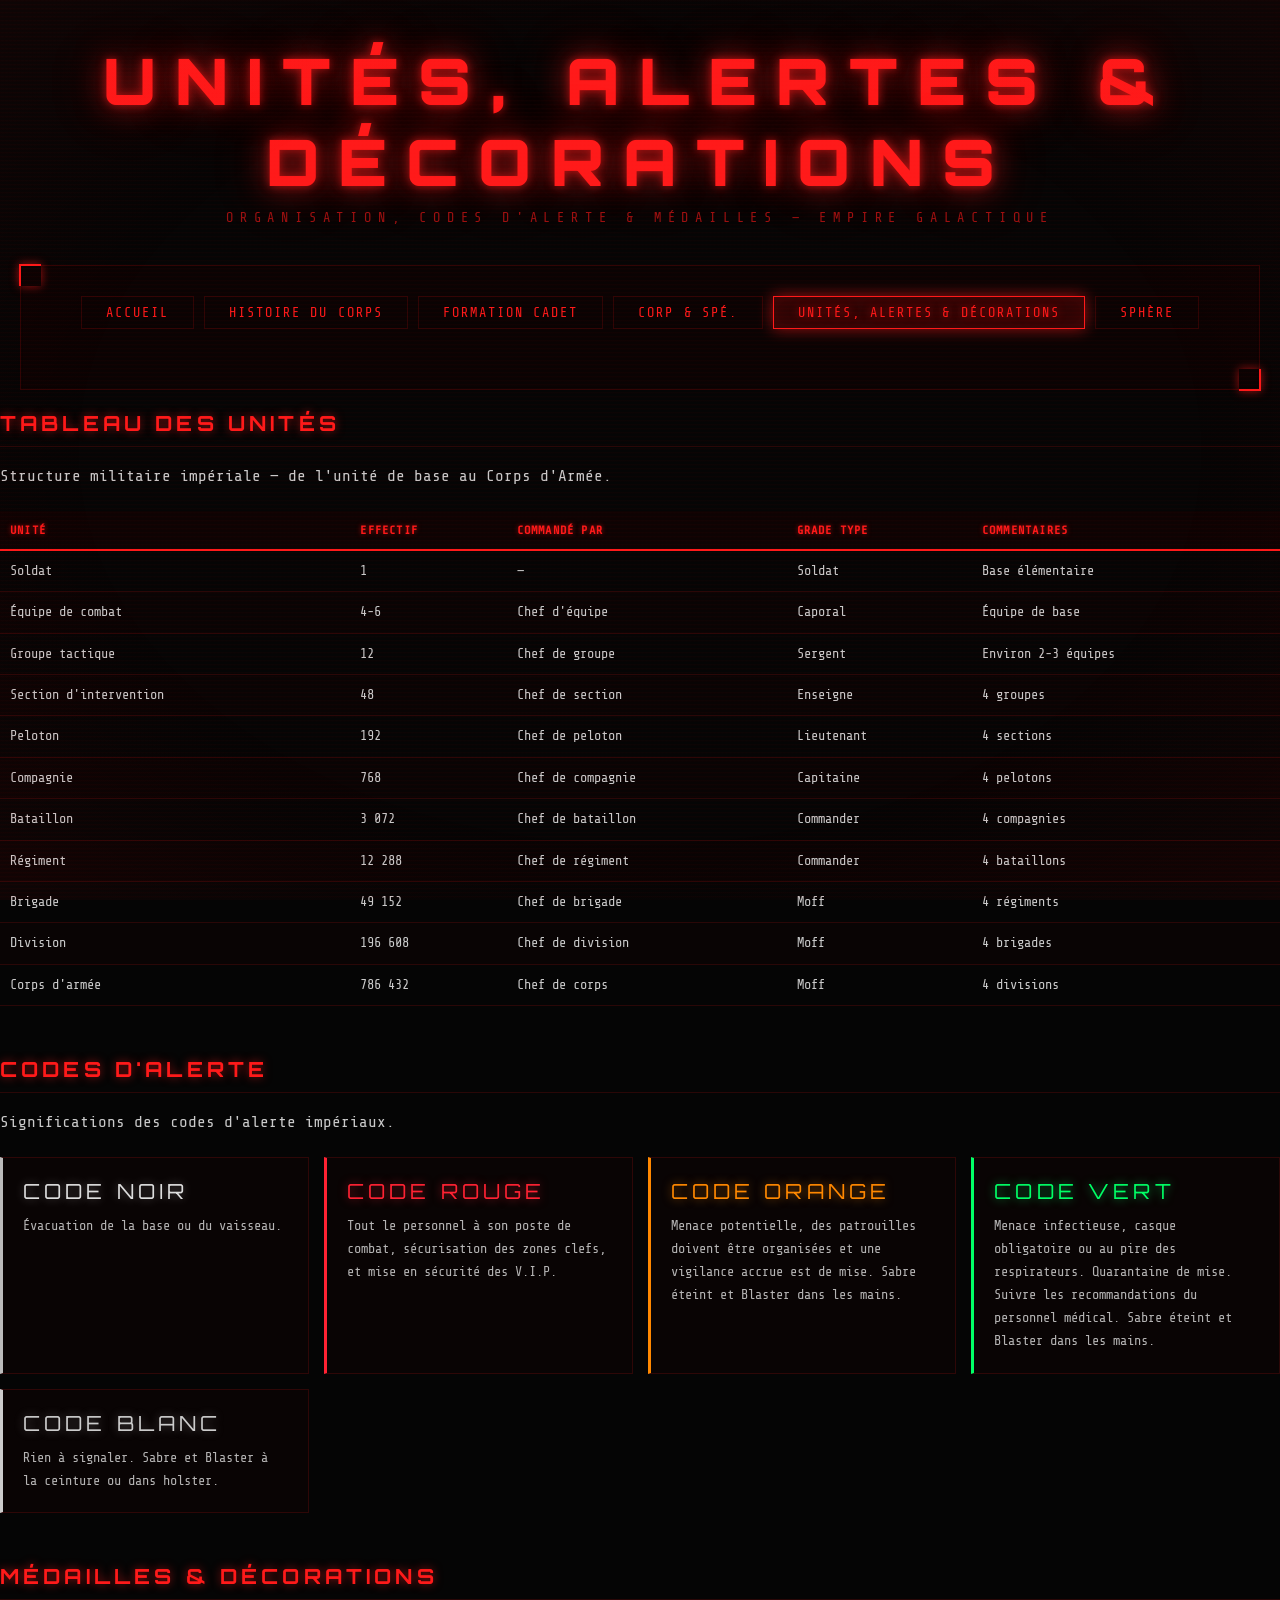
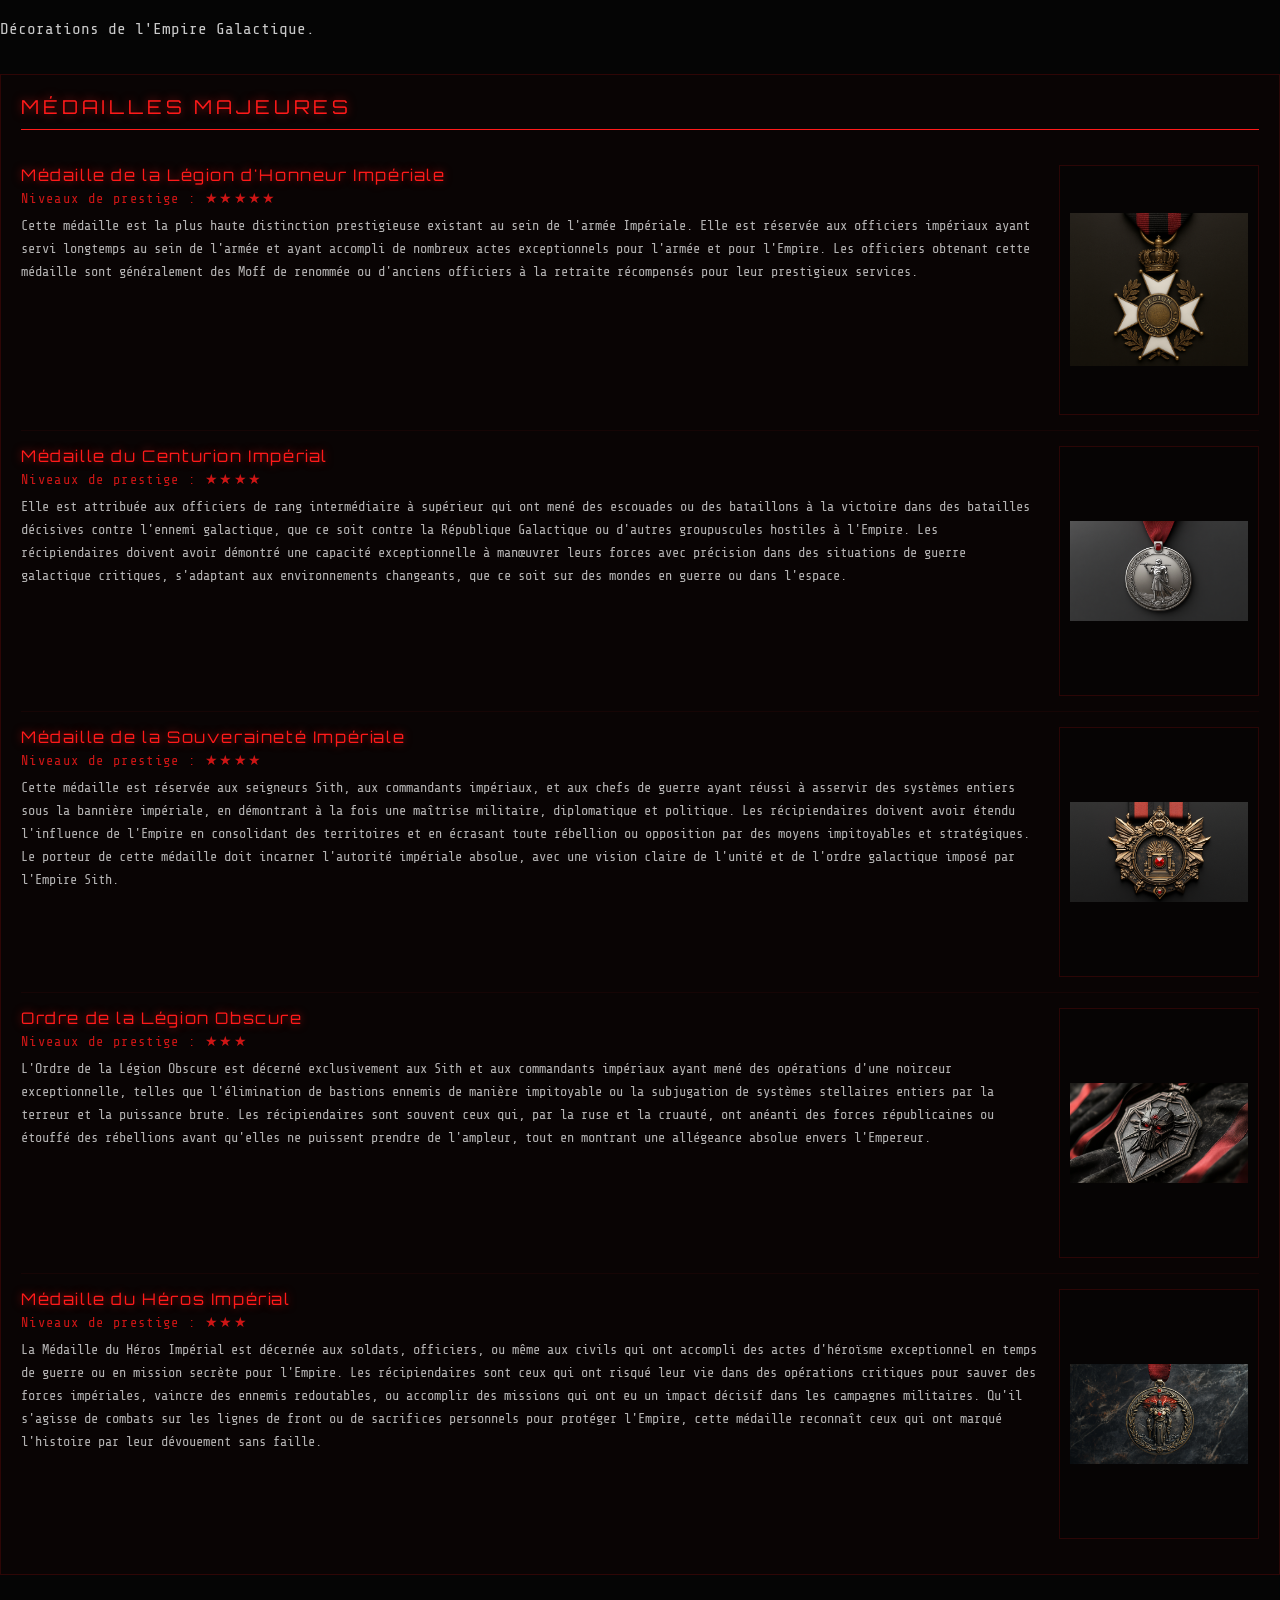
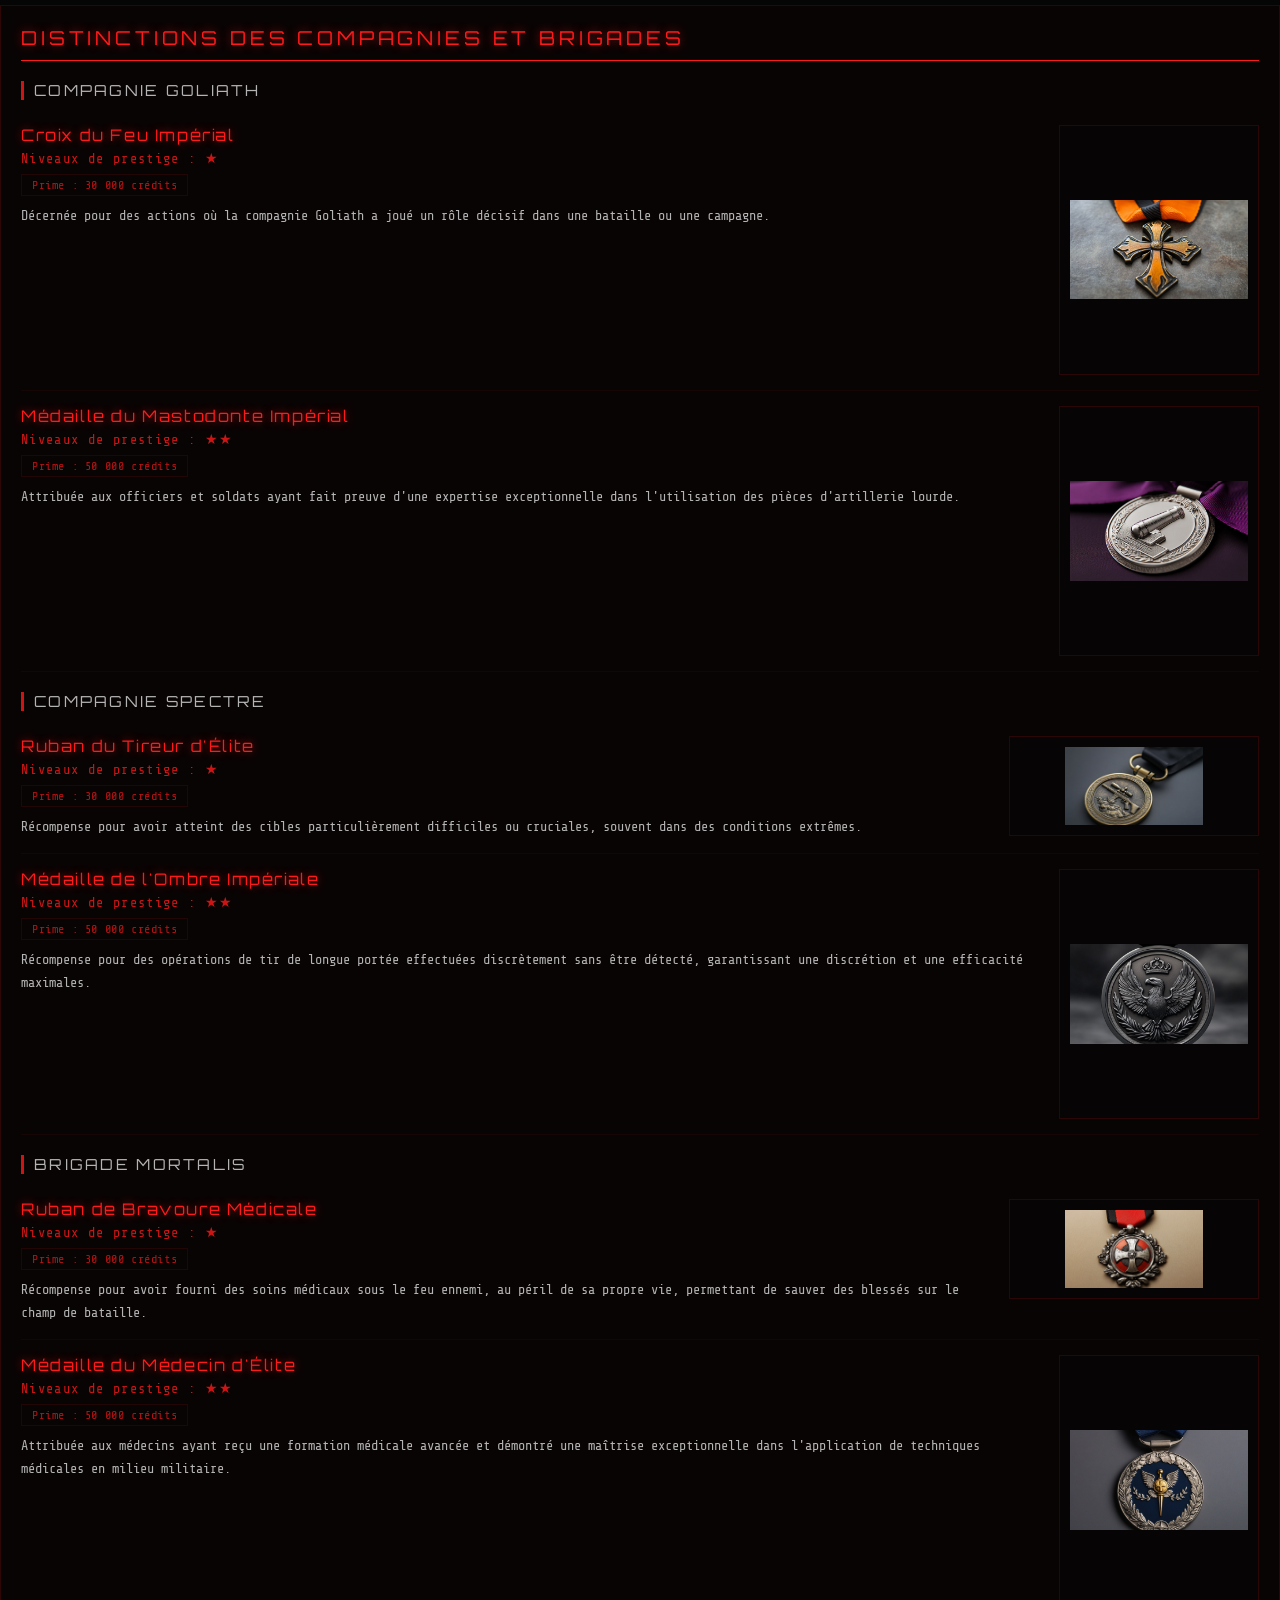
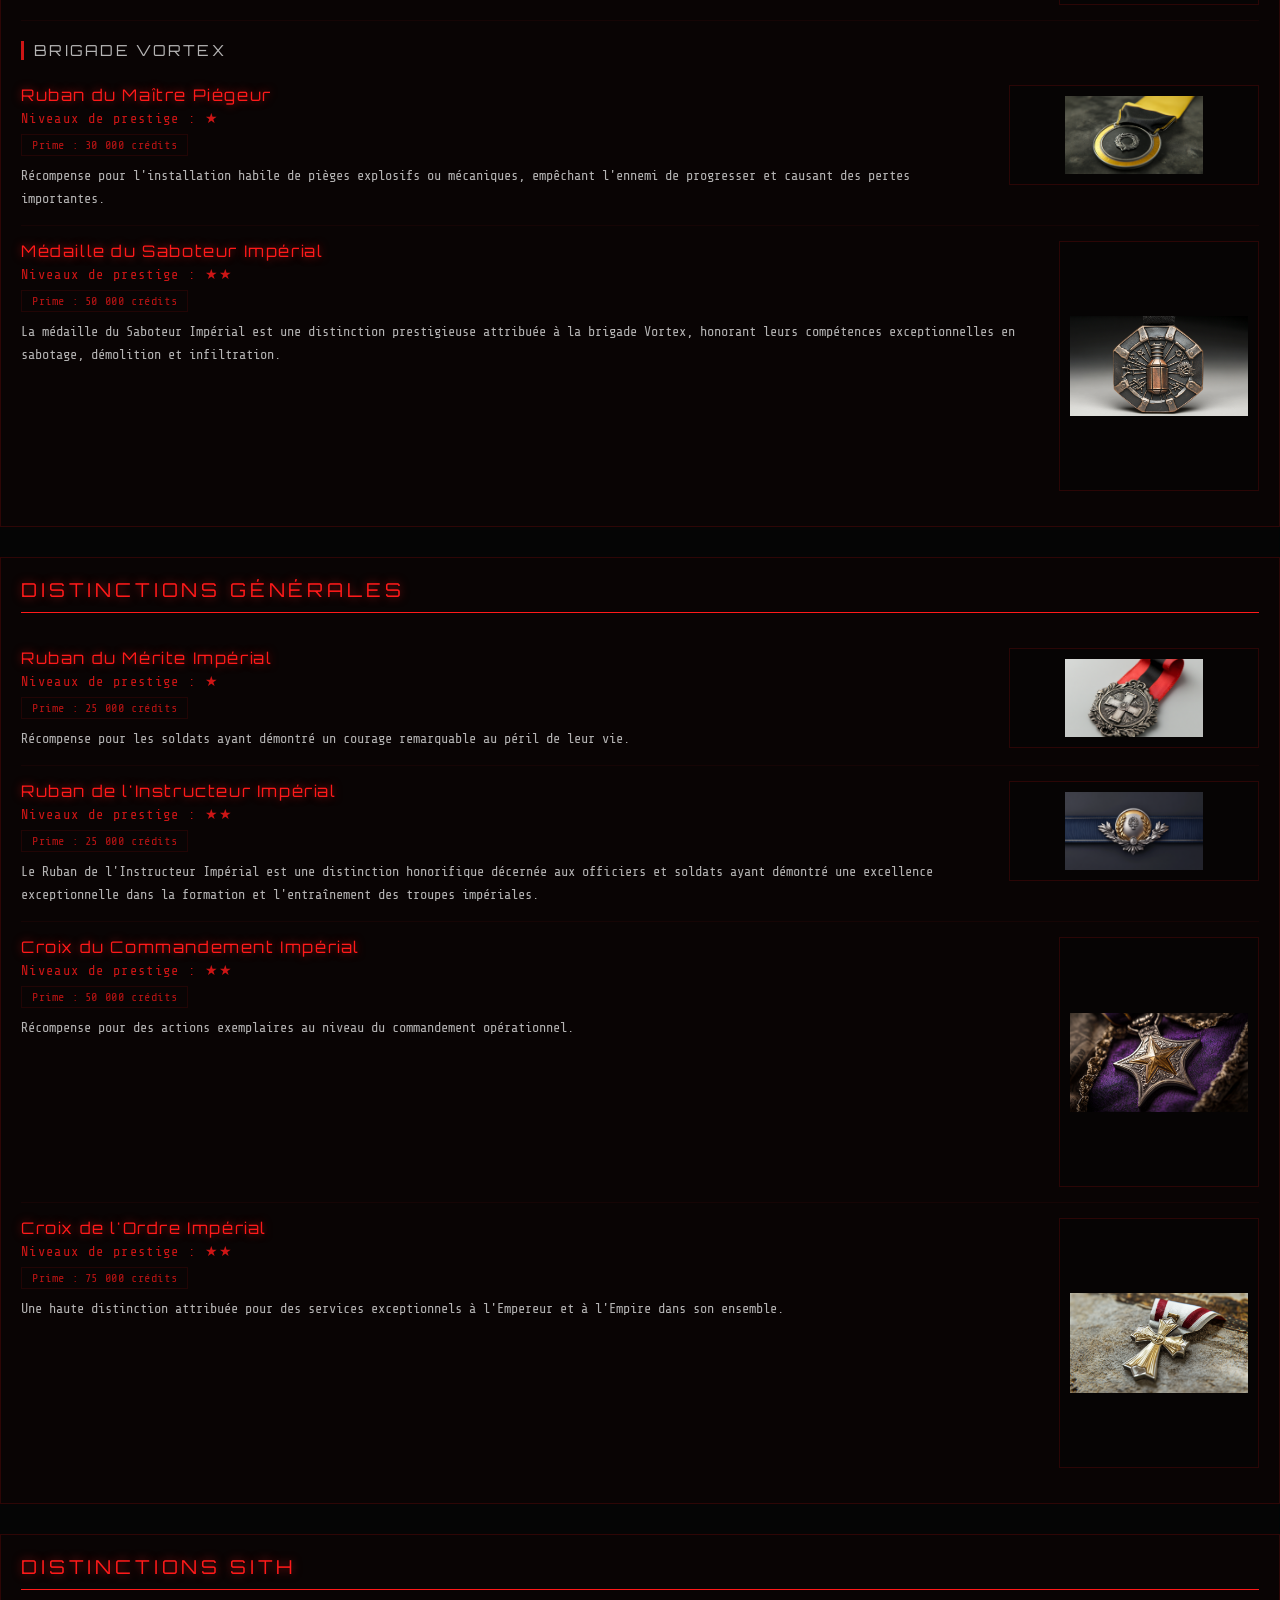
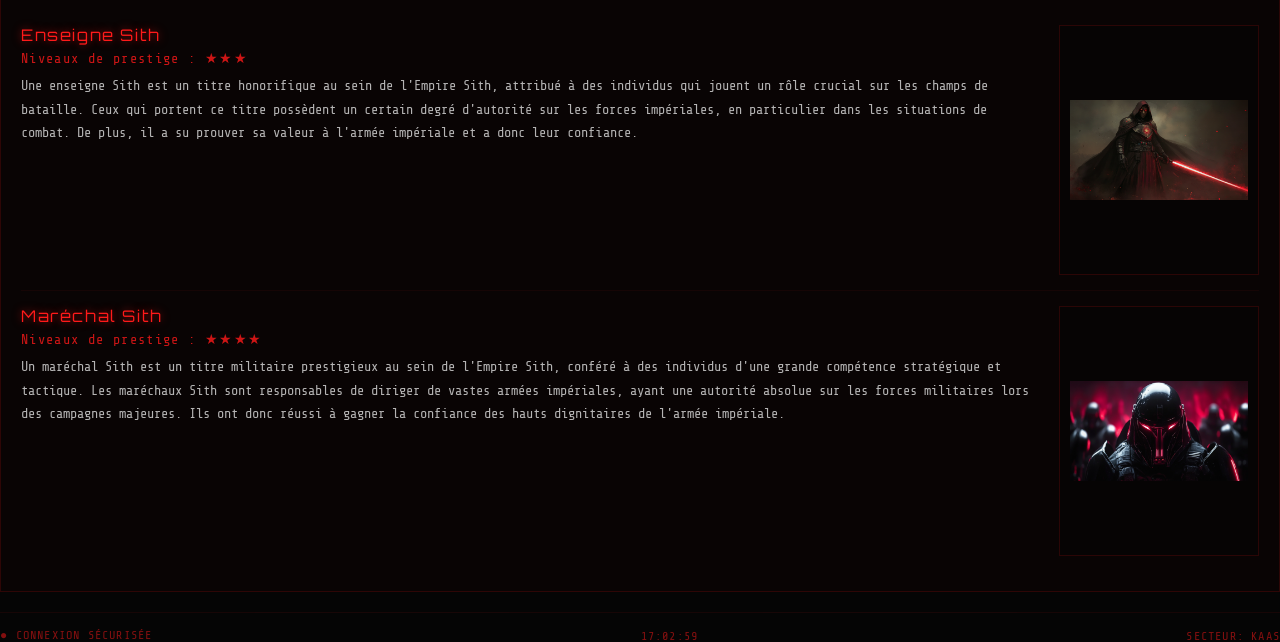
<file: unites.html>
<!DOCTYPE html>
<html lang="fr">
<head>
  <meta charset="UTF-8">
  <meta name="viewport" content="width=device-width, initial-scale=1.0">
  <title>Réseau Impérial — Unités, Alertes & Décorations</title>
  <meta name="description" content="Terminal d'accès aux bases de données de l'Empire Galactique. Unités militaires, codes d'alerte et médailles.">
  <link rel="stylesheet" href="style.css">
  <link rel="icon" type="image/x-icon" href="images/ICONE.png">

  <meta property="og:type" content="website">
  <meta property="og:title" content="Réseau Impérial — Unités, Alertes & Décorations">
  <meta property="og:description" content="Tableau des unités militaires, codes d'alerte et médailles de l'Empire.">
  <meta property="og:url" content="https://insanity-chan.github.io/Imperial/unites.html">
  <meta property="og:image" content="https://insanity-chan.github.io/Imperial/preview.png">
  <meta property="og:site_name" content="Réseau Impérial">
  <meta name="theme-color" content="#ff1a1a">

  <meta name="twitter:card" content="summary_large_image">
  <meta name="twitter:title" content="Réseau Impérial — Unités, Alertes & Décorations">
  <meta name="twitter:description" content="Tableau des unités militaires, codes d'alerte et médailles de l'Empire.">
  <meta name="twitter:image" content="https://insanity-chan.github.io/Imperial/preview.png">

  <style>
    .holo-table-wrap {
      overflow-x: auto;
      margin: 20px 0;
    }

    .holo-table-unites {
      width: 100%;
      border-collapse: collapse;
      font-size: 0.85rem;
    }

    .holo-table-unites th {
      text-align: left;
      padding: 12px 10px;
      border-bottom: 2px solid var(--holo-cyan);
      text-transform: uppercase;
      letter-spacing: 0.1em;
      font-size: 0.75rem;
      color: var(--holo-cyan);
      text-shadow: 0 0 5px var(--holo-glow);
      background: rgba(26, 0, 0, 0.4);
      white-space: nowrap;
    }

    .holo-table-unites td {
      padding: 10px;
      border-bottom: 1px solid var(--holo-dim);
      opacity: 0.9;
      line-height: 1.5;
      color: var(--text-white);
    }

    .holo-table-unites tr:hover td {
      background: var(--holo-dim);
      opacity: 1;
    }

    .holo-table-unites tr:nth-child(even) td {
      background: rgba(255, 26, 26, 0.02);
    }

    .holo-table-unites tr:nth-child(even):hover td {
      background: var(--holo-dim);
    }

    .holo-codes-grid {
      display: grid;
      grid-template-columns: repeat(auto-fit, minmax(280px, 1fr));
      gap: 15px;
      margin-top: 20px;
    }

    .holo-code-card {
      border: 1px solid var(--holo-dim);
      padding: 20px;
      background: rgba(26, 0, 0, 0.2);
      transition: all 0.3s;
      position: relative;
    }

    .holo-code-card:hover {
      border-color: var(--holo-cyan);
      box-shadow: 0 0 15px var(--holo-glow);
    }

    .holo-code-card .code-name {
      font-family: 'Orbitron', sans-serif;
      font-size: 1.3rem;
      letter-spacing: 0.2em;
      text-transform: uppercase;
      text-shadow: 0 0 10px var(--holo-glow);
      margin-bottom: 10px;
    }

    .holo-code-card .code-desc {
      font-size: 0.85rem;
      line-height: 1.7;
      opacity: 0.8;
      color: var(--text-white);
    }

    .code-noir .code-name { color: #ddd; text-shadow: 0 0 10px rgba(221,221,221,0.4); }
    .code-noir { border-left: 3px solid #bbb; }

    .code-rouge .code-name { color: #ff2233; text-shadow: 0 0 10px rgba(255,34,51,0.6); }
    .code-rouge { border-left: 3px solid #ff2233; }

    .code-orange .code-name { color: #ff8800; text-shadow: 0 0 10px rgba(255,136,0,0.6); }
    .code-orange { border-left: 3px solid #ff8800; }

    .code-vert .code-name { color: #00ff66; text-shadow: 0 0 10px rgba(0,255,102,0.6); }
    .code-vert { border-left: 3px solid #00ff66; }

    .code-blanc .code-name { color: #cccccc; text-shadow: 0 0 10px rgba(200,200,200,0.4); }
    .code-blanc { border-left: 3px solid #cccccc; }

    /* MÉDAILLES */
    .holo-medaille-category {
      margin-top: 30px;
      padding: 20px;
      border: 1px solid var(--holo-dim);
      background: rgba(26, 0, 0, 0.2);
    }

    .holo-medaille-category-title {
      font-family: 'Orbitron', sans-serif;
      font-size: 1.2rem;
      letter-spacing: 0.2em;
      text-transform: uppercase;
      color: var(--holo-cyan);
      text-shadow: 0 0 10px var(--holo-glow);
      margin-bottom: 20px;
      padding-bottom: 10px;
      border-bottom: 1px solid var(--holo-cyan);
    }

    .holo-medaille-subcategory {
      font-family: 'Orbitron', sans-serif;
      font-size: 0.95rem;
      letter-spacing: 0.15em;
      text-transform: uppercase;
      color: var(--text-white);
      opacity: 0.8;
      margin: 20px 0 10px;
      padding-left: 10px;
      border-left: 3px solid var(--holo-cyan);
    }

    .holo-medaille-item {
      display: flex;
      gap: 20px;
      padding: 15px 0;
      border-bottom: 1px solid rgba(255,26,26,0.05);
    }

    .holo-medaille-item:last-child {
      border-bottom: none;
    }

    .holo-medaille-info {
      flex: 1;
    }

    .holo-medaille-name {
      font-family: 'Orbitron', sans-serif;
      font-size: 1rem;
      letter-spacing: 0.1em;
      color: var(--holo-cyan);
      text-shadow: 0 0 8px var(--holo-glow);
      margin-bottom: 5px;
    }

    .holo-medaille-stars {
      font-size: 0.85rem;
      color: var(--holo-cyan);
      opacity: 0.8;
      margin-bottom: 8px;
      letter-spacing: 0.1em;
    }

    .holo-medaille-prime {
      display: inline-block;
      font-size: 0.75rem;
      padding: 3px 10px;
      border: 1px solid var(--holo-dim);
      color: var(--holo-cyan);
      opacity: 0.7;
      margin-bottom: 8px;
      letter-spacing: 0.05em;
    }

    .holo-medaille-desc {
      font-size: 0.85rem;
      line-height: 1.7;
      opacity: 0.8;
      color: var(--text-white);
    }

    .holo-medaille-image {
      width: 200px;
      height: 250px;
      object-fit: contain;
      border: 1px solid var(--holo-dim);
      background: rgba(5, 5, 5, 0.5);
      flex-shrink: 0;
      transition: all 0.3s;
      padding: 10px;
    }

    .holo-medaille-image.ruban {
      width: 250px;
      height: 100px;
    }

    .holo-medaille-image:hover {
      border-color: var(--holo-cyan);
      box-shadow: 0 0 15px var(--holo-glow);
    }

    .holo-medaille-image.placeholder {
      display: flex;
      align-items: center;
      justify-content: center;
      font-size: 0.7rem;
      opacity: 0.3;
      font-style: italic;
    }

    @media (max-width: 600px) {
      .holo-medaille-item {
        flex-direction: column-reverse;
      }

      .holo-medaille-image {
        width: 160px;
        height: 200px;
      }

      .holo-medaille-image.ruban {
        width: 200px;
        height: 80px;
      }
    }
  </style>
</head>
<body>

  <div id="boot-screen">
    <div class="boot-text">&gt; INITIALISATION DU TERMINAL IMPÉRIAL...</div>
    <div class="boot-text">&gt; CONNEXION AU RÉSEAU DE L'EMPIRE...</div>
    <div class="boot-text">&gt; CHARGEMENT : UNITÉS & DÉCORATIONS...</div>
    <div class="boot-bar"><div class="boot-bar-fill"></div></div>
  </div>

  <div class="holo-header">
    <h1>Unités, Alertes & Décorations</h1>
    <div class="subtitle">Organisation, Codes d'Alerte & Médailles — Empire Galactique</div>
  </div>

  <div class="holo-frame">

    <div class="holo-nav">
      <a href="index.html"><button>Accueil</button></a>
      <a href="histoir.html"><button>Histoire du Corps</button></a>
      <a href="formation.html"><button>Formation Cadet</button></a>
      <a href="corparmee.html"><button>Corp & Spé.</button></a>
      <a href="unites.html"><button class="active">Unités, Alertes & Décorations</button></a>
      <a href="sphere.html"><button>Sphère</button></a>
    </div>

    </div>

    <!-- TABLEAU -->
    <div class="holo-panel active">
      <h2>Tableau des Unités</h2>
      <p>Structure militaire impériale — de l'unité de base au Corps d'Armée.</p>

      <div class="holo-table-wrap">
        <table class="holo-table-unites">
          <thead>
            <tr>
              <th>Unité</th>
              <th>Effectif</th>
              <th>Commandé par</th>
              <th>Grade type</th>
              <th>Commentaires</th>
            </tr>
          </thead>
          <tbody>
            <tr>
              <td>Soldat</td>
              <td>1</td>
              <td>—</td>
              <td>Soldat</td>
              <td>Base élémentaire</td>
            </tr>
            <tr>
              <td>Équipe de combat</td>
              <td>4-6</td>
              <td>Chef d'équipe</td>
              <td>Caporal</td>
              <td>Équipe de base</td>
            </tr>
            <tr>
              <td>Groupe tactique</td>
              <td>12</td>
              <td>Chef de groupe</td>
              <td>Sergent</td>
              <td>Environ 2-3 équipes</td>
            </tr>
            <tr>
              <td>Section d'intervention</td>
              <td>48</td>
              <td>Chef de section</td>
              <td>Enseigne</td>
              <td>4 groupes</td>
            </tr>
            <tr>
              <td>Peloton</td>
              <td>192</td>
              <td>Chef de peloton</td>
              <td>Lieutenant</td>
              <td>4 sections</td>
            </tr>
            <tr>
              <td>Compagnie</td>
              <td>768</td>
              <td>Chef de compagnie</td>
              <td>Capitaine</td>
              <td>4 pelotons</td>
            </tr>
            <tr>
              <td>Bataillon</td>
              <td>3 072</td>
              <td>Chef de bataillon</td>
              <td>Commander</td>
              <td>4 compagnies</td>
            </tr>
            <tr>
              <td>Régiment</td>
              <td>12 288</td>
              <td>Chef de régiment</td>
              <td>Commander</td>
              <td>4 bataillons</td>
            </tr>
            <tr>
              <td>Brigade</td>
              <td>49 152</td>
              <td>Chef de brigade</td>
              <td>Moff</td>
              <td>4 régiments</td>
            </tr>
            <tr>
              <td>Division</td>
              <td>196 608</td>
              <td>Chef de division</td>
              <td>Moff</td>
              <td>4 brigades</td>
            </tr>
            <tr>
              <td>Corps d'armée</td>
              <td>786 432</td>
              <td>Chef de corps</td>
              <td>Moff</td>
              <td>4 divisions</td>
            </tr>
          </tbody>
        </table>
      </div>

      <!-- CODES D'ALERTE -->
      <h2 style="margin-top: 50px;">Codes d'Alerte</h2>
      <p>Significations des codes d'alerte impériaux.</p>

      <div class="holo-codes-grid">

        <div class="holo-code-card code-noir">
          <div class="code-name">Code Noir</div>
          <div class="code-desc">Évacuation de la base ou du vaisseau.</div>
        </div>

        <div class="holo-code-card code-rouge">
          <div class="code-name">Code Rouge</div>
          <div class="code-desc">Tout le personnel à son poste de combat, sécurisation des zones clefs, et mise en sécurité des V.I.P.</div>
        </div>

        <div class="holo-code-card code-orange">
          <div class="code-name">Code Orange</div>
          <div class="code-desc">Menace potentielle, des patrouilles doivent être organisées et une vigilance accrue est de mise. Sabre éteint et Blaster dans les mains.</div>
        </div>

        <div class="holo-code-card code-vert">
          <div class="code-name">Code Vert</div>
          <div class="code-desc">Menace infectieuse, casque obligatoire ou au pire des respirateurs. Quarantaine de mise. Suivre les recommandations du personnel médical. Sabre éteint et Blaster dans les mains.</div>
        </div>

        <div class="holo-code-card code-blanc">
          <div class="code-name">Code Blanc</div>
          <div class="code-desc">Rien à signaler. Sabre et Blaster à la ceinture ou dans holster.</div>
        </div>

      </div>

      <!-- MÉDAILLES & DÉCORATIONS -->
      <h2 style="margin-top: 50px;">Médailles & Décorations</h2>
      <p>Décorations de l'Empire Galactique.</p>

      <!-- MÉDAILLES MAJEURES -->
      <div class="holo-medaille-category">
        <div class="holo-medaille-category-title">Médailles Majeures</div>

        <div class="holo-medaille-item">
          <div class="holo-medaille-info">
            <div class="holo-medaille-name">Médaille de la Légion d'Honneur Impériale</div>
            <div class="holo-medaille-stars">Niveaux de prestige : ★★★★★</div>
            <div class="holo-medaille-desc">Cette médaille est la plus haute distinction prestigieuse existant au sein de l'armée Impériale. Elle est réservée aux officiers impériaux ayant servi longtemps au sein de l'armée et ayant accompli de nombreux actes exceptionnels pour l'armée et pour l'Empire. Les officiers obtenant cette médaille sont généralement des Moff de renommée ou d'anciens officiers à la retraite récompensés pour leur prestigieux services.</div>
          </div>
          <img class="holo-medaille-image" src="images/medailles/legion-honneur-imperiale.png" alt="Médaille de la Légion d'Honneur Impériale"
               onerror="this.classList.add('placeholder');this.alt='';this.src='';this.textContent='Image'">
        </div>

        <div class="holo-medaille-item">
          <div class="holo-medaille-info">
            <div class="holo-medaille-name">Médaille du Centurion Impérial</div>
            <div class="holo-medaille-stars">Niveaux de prestige : ★★★★</div>
            <div class="holo-medaille-desc">Elle est attribuée aux officiers de rang intermédiaire à supérieur qui ont mené des escouades ou des bataillons à la victoire dans des batailles décisives contre l'ennemi galactique, que ce soit contre la République Galactique ou d'autres groupuscules hostiles à l'Empire. Les récipiendaires doivent avoir démontré une capacité exceptionnelle à manœuvrer leurs forces avec précision dans des situations de guerre galactique critiques, s'adaptant aux environnements changeants, que ce soit sur des mondes en guerre ou dans l'espace.</div>
          </div>
          <img class="holo-medaille-image" src="images/medailles/centurion-imperial.png" alt="Médaille du Centurion Impérial"
               onerror="this.classList.add('placeholder');this.alt='';this.src='';this.textContent='Image'">
        </div>

        <div class="holo-medaille-item">
          <div class="holo-medaille-info">
            <div class="holo-medaille-name">Médaille de la Souveraineté Impériale</div>
            <div class="holo-medaille-stars">Niveaux de prestige : ★★★★</div>
            <div class="holo-medaille-desc">Cette médaille est réservée aux seigneurs Sith, aux commandants impériaux, et aux chefs de guerre ayant réussi à asservir des systèmes entiers sous la bannière impériale, en démontrant à la fois une maîtrise militaire, diplomatique et politique. Les récipiendaires doivent avoir étendu l'influence de l'Empire en consolidant des territoires et en écrasant toute rébellion ou opposition par des moyens impitoyables et stratégiques. Le porteur de cette médaille doit incarner l'autorité impériale absolue, avec une vision claire de l'unité et de l'ordre galactique imposé par l'Empire Sith.</div>
          </div>
          <img class="holo-medaille-image" src="images/medailles/souverainete-imperiale.png" alt="Médaille de la Souveraineté Impériale"
               onerror="this.classList.add('placeholder');this.alt='';this.src='';this.textContent='Image'">
        </div>

        <div class="holo-medaille-item">
          <div class="holo-medaille-info">
            <div class="holo-medaille-name">Ordre de la Légion Obscure</div>
            <div class="holo-medaille-stars">Niveaux de prestige : ★★★</div>
            <div class="holo-medaille-desc">L'Ordre de la Légion Obscure est décerné exclusivement aux Sith et aux commandants impériaux ayant mené des opérations d'une noirceur exceptionnelle, telles que l'élimination de bastions ennemis de manière impitoyable ou la subjugation de systèmes stellaires entiers par la terreur et la puissance brute. Les récipiendaires sont souvent ceux qui, par la ruse et la cruauté, ont anéanti des forces républicaines ou étouffé des rébellions avant qu'elles ne puissent prendre de l'ampleur, tout en montrant une allégeance absolue envers l'Empereur.</div>
          </div>
          <img class="holo-medaille-image" src="images/medailles/legion-obscure.png" alt="Ordre de la Légion Obscure"
               onerror="this.classList.add('placeholder');this.alt='';this.src='';this.textContent='Image'">
        </div>

        <div class="holo-medaille-item">
          <div class="holo-medaille-info">
            <div class="holo-medaille-name">Médaille du Héros Impérial</div>
            <div class="holo-medaille-stars">Niveaux de prestige : ★★★</div>
            <div class="holo-medaille-desc">La Médaille du Héros Impérial est décernée aux soldats, officiers, ou même aux civils qui ont accompli des actes d'héroïsme exceptionnel en temps de guerre ou en mission secrète pour l'Empire. Les récipiendaires sont ceux qui ont risqué leur vie dans des opérations critiques pour sauver des forces impériales, vaincre des ennemis redoutables, ou accomplir des missions qui ont eu un impact décisif dans les campagnes militaires. Qu'il s'agisse de combats sur les lignes de front ou de sacrifices personnels pour protéger l'Empire, cette médaille reconnaît ceux qui ont marqué l'histoire par leur dévouement sans faille.</div>
          </div>
          <img class="holo-medaille-image" src="images/medailles/heros-imperial.png" alt="Médaille du Héros Impérial"
               onerror="this.classList.add('placeholder');this.alt='';this.src='';this.textContent='Image'">
        </div>
      </div>

      <!-- DISTINCTIONS DES COMPAGNIES ET BRIGADES -->
      <div class="holo-medaille-category">
        <div class="holo-medaille-category-title">Distinctions des Compagnies et Brigades</div>

        <div class="holo-medaille-subcategory">Compagnie Goliath</div>

        <div class="holo-medaille-item">
          <div class="holo-medaille-info">
            <div class="holo-medaille-name">Croix du Feu Impérial</div>
            <div class="holo-medaille-stars">Niveaux de prestige : ★</div>
            <div class="holo-medaille-prime">Prime : 30 000 crédits</div>
            <div class="holo-medaille-desc">Décernée pour des actions où la compagnie Goliath a joué un rôle décisif dans une bataille ou une campagne.</div>
          </div>
          <img class="holo-medaille-image" src="images/medailles/croix-feu-imperial.png" alt="Croix du Feu Impérial"
               onerror="this.classList.add('placeholder');this.alt='';this.src='';this.textContent='Image'">
        </div>

        <div class="holo-medaille-item">
          <div class="holo-medaille-info">
            <div class="holo-medaille-name">Médaille du Mastodonte Impérial</div>
            <div class="holo-medaille-stars">Niveaux de prestige : ★★</div>
            <div class="holo-medaille-prime">Prime : 50 000 crédits</div>
            <div class="holo-medaille-desc">Attribuée aux officiers et soldats ayant fait preuve d'une expertise exceptionnelle dans l'utilisation des pièces d'artillerie lourde.</div>
          </div>
          <img class="holo-medaille-image" src="images/medailles/mastodonte-imperial.png" alt="Médaille du Mastodonte Impérial"
               onerror="this.classList.add('placeholder');this.alt='';this.src='';this.textContent='Image'">
        </div>

        <div class="holo-medaille-subcategory">Compagnie Spectre</div>

        <div class="holo-medaille-item">
          <div class="holo-medaille-info">
            <div class="holo-medaille-name">Ruban du Tireur d'Élite</div>
            <div class="holo-medaille-stars">Niveaux de prestige : ★</div>
            <div class="holo-medaille-prime">Prime : 30 000 crédits</div>
            <div class="holo-medaille-desc">Récompense pour avoir atteint des cibles particulièrement difficiles ou cruciales, souvent dans des conditions extrêmes.</div>
          </div>
          <img class="holo-medaille-image ruban" src="images/medailles/ruban-tireur-elite.png" alt="Ruban du Tireur d'Élite"
               onerror="this.classList.add('placeholder');this.alt='';this.src='';this.textContent='Image'">
        </div>

        <div class="holo-medaille-item">
          <div class="holo-medaille-info">
            <div class="holo-medaille-name">Médaille de l'Ombre Impériale</div>
            <div class="holo-medaille-stars">Niveaux de prestige : ★★</div>
            <div class="holo-medaille-prime">Prime : 50 000 crédits</div>
            <div class="holo-medaille-desc">Récompense pour des opérations de tir de longue portée effectuées discrètement sans être détecté, garantissant une discrétion et une efficacité maximales.</div>
          </div>
          <img class="holo-medaille-image" src="images/medailles/ombre-imperiale.png" alt="Médaille de l'Ombre Impériale"
               onerror="this.classList.add('placeholder');this.alt='';this.src='';this.textContent='Image'">
        </div>

        <div class="holo-medaille-subcategory">Brigade Mortalis</div>

        <div class="holo-medaille-item">
          <div class="holo-medaille-info">
            <div class="holo-medaille-name">Ruban de Bravoure Médicale</div>
            <div class="holo-medaille-stars">Niveaux de prestige : ★</div>
            <div class="holo-medaille-prime">Prime : 30 000 crédits</div>
            <div class="holo-medaille-desc">Récompense pour avoir fourni des soins médicaux sous le feu ennemi, au péril de sa propre vie, permettant de sauver des blessés sur le champ de bataille.</div>
          </div>
          <img class="holo-medaille-image ruban" src="images/medailles/ruban-bravoure-medicale.png" alt="Ruban de Bravoure Médicale"
               onerror="this.classList.add('placeholder');this.alt='';this.src='';this.textContent='Image'">
        </div>

        <div class="holo-medaille-item">
          <div class="holo-medaille-info">
            <div class="holo-medaille-name">Médaille du Médecin d'Élite</div>
            <div class="holo-medaille-stars">Niveaux de prestige : ★★</div>
            <div class="holo-medaille-prime">Prime : 50 000 crédits</div>
            <div class="holo-medaille-desc">Attribuée aux médecins ayant reçu une formation médicale avancée et démontré une maîtrise exceptionnelle dans l'application de techniques médicales en milieu militaire.</div>
          </div>
          <img class="holo-medaille-image" src="images/medailles/medecin-elite.png" alt="Médaille du Médecin d'Élite"
               onerror="this.classList.add('placeholder');this.alt='';this.src='';this.textContent='Image'">
        </div>

        <div class="holo-medaille-subcategory">Brigade Vortex</div>

        <div class="holo-medaille-item">
          <div class="holo-medaille-info">
            <div class="holo-medaille-name">Ruban du Maître Piégeur</div>
            <div class="holo-medaille-stars">Niveaux de prestige : ★</div>
            <div class="holo-medaille-prime">Prime : 30 000 crédits</div>
            <div class="holo-medaille-desc">Récompense pour l'installation habile de pièges explosifs ou mécaniques, empêchant l'ennemi de progresser et causant des pertes importantes.</div>
          </div>
          <img class="holo-medaille-image ruban" src="images/medailles/ruban-maitre-piegeur.png" alt="Ruban du Maître Piégeur"
               onerror="this.classList.add('placeholder');this.alt='';this.src='';this.textContent='Image'">
        </div>

        <div class="holo-medaille-item">
          <div class="holo-medaille-info">
            <div class="holo-medaille-name">Médaille du Saboteur Impérial</div>
            <div class="holo-medaille-stars">Niveaux de prestige : ★★</div>
            <div class="holo-medaille-prime">Prime : 50 000 crédits</div>
            <div class="holo-medaille-desc">La médaille du Saboteur Impérial est une distinction prestigieuse attribuée à la brigade Vortex, honorant leurs compétences exceptionnelles en sabotage, démolition et infiltration.</div>
          </div>
          <img class="holo-medaille-image" src="images/medailles/saboteur-imperial.png" alt="Médaille du Saboteur Impérial"
               onerror="this.classList.add('placeholder');this.alt='';this.src='';this.textContent='Image'">
        </div>
      </div>

      <!-- DISTINCTIONS GÉNÉRALES -->
      <div class="holo-medaille-category">
        <div class="holo-medaille-category-title">Distinctions Générales</div>

        <div class="holo-medaille-item">
          <div class="holo-medaille-info">
            <div class="holo-medaille-name">Ruban du Mérite Impérial</div>
            <div class="holo-medaille-stars">Niveaux de prestige : ★</div>
            <div class="holo-medaille-prime">Prime : 25 000 crédits</div>
            <div class="holo-medaille-desc">Récompense pour les soldats ayant démontré un courage remarquable au péril de leur vie.</div>
          </div>
          <img class="holo-medaille-image ruban" src="images/medailles/ruban-merite-imperial.png" alt="Ruban du Mérite Impérial"
               onerror="this.classList.add('placeholder');this.alt='';this.src='';this.textContent='Image'">
        </div>

        <div class="holo-medaille-item">
          <div class="holo-medaille-info">
            <div class="holo-medaille-name">Ruban de l'Instructeur Impérial</div>
            <div class="holo-medaille-stars">Niveaux de prestige : ★★</div>
            <div class="holo-medaille-prime">Prime : 25 000 crédits</div>
            <div class="holo-medaille-desc">Le Ruban de l'Instructeur Impérial est une distinction honorifique décernée aux officiers et soldats ayant démontré une excellence exceptionnelle dans la formation et l'entraînement des troupes impériales.</div>
          </div>
          <img class="holo-medaille-image ruban" src="images/medailles/ruban-instructeur-imperial.png" alt="Ruban de l'Instructeur Impérial"
               onerror="this.classList.add('placeholder');this.alt='';this.src='';this.textContent='Image'">
        </div>

        <div class="holo-medaille-item">
          <div class="holo-medaille-info">
            <div class="holo-medaille-name">Croix du Commandement Impérial</div>
            <div class="holo-medaille-stars">Niveaux de prestige : ★★</div>
            <div class="holo-medaille-prime">Prime : 50 000 crédits</div>
            <div class="holo-medaille-desc">Récompense pour des actions exemplaires au niveau du commandement opérationnel.</div>
          </div>
          <img class="holo-medaille-image" src="images/medailles/croix-commandement-imperial.png" alt="Croix du Commandement Impérial"
               onerror="this.classList.add('placeholder');this.alt='';this.src='';this.textContent='Image'">
        </div>

        <div class="holo-medaille-item">
          <div class="holo-medaille-info">
            <div class="holo-medaille-name">Croix de l'Ordre Impérial</div>
            <div class="holo-medaille-stars">Niveaux de prestige : ★★</div>
            <div class="holo-medaille-prime">Prime : 75 000 crédits</div>
            <div class="holo-medaille-desc">Une haute distinction attribuée pour des services exceptionnels à l'Empereur et à l'Empire dans son ensemble.</div>
          </div>
          <img class="holo-medaille-image" src="images/medailles/croix-ordre-imperial.png" alt="Croix de l'Ordre Impérial"
               onerror="this.classList.add('placeholder');this.alt='';this.src='';this.textContent='Image'">
        </div>
      </div>

      <!-- DISTINCTIONS SITH -->
      <div class="holo-medaille-category">
        <div class="holo-medaille-category-title">Distinctions Sith</div>

        <div class="holo-medaille-item">
          <div class="holo-medaille-info">
            <div class="holo-medaille-name">Enseigne Sith</div>
            <div class="holo-medaille-stars">Niveaux de prestige : ★★★</div>
            <div class="holo-medaille-desc">Une enseigne Sith est un titre honorifique au sein de l'Empire Sith, attribué à des individus qui jouent un rôle crucial sur les champs de bataille. Ceux qui portent ce titre possèdent un certain degré d'autorité sur les forces impériales, en particulier dans les situations de combat. De plus, il a su prouver sa valeur à l'armée impériale et a donc leur confiance.</div>
          </div>
          <img class="holo-medaille-image" src="images/medailles/enseigne-sith.png" alt="Enseigne Sith"
               onerror="this.classList.add('placeholder');this.alt='';this.src='';this.textContent='Image'">
        </div>

        <div class="holo-medaille-item">
          <div class="holo-medaille-info">
            <div class="holo-medaille-name">Maréchal Sith</div>
            <div class="holo-medaille-stars">Niveaux de prestige : ★★★★</div>
            <div class="holo-medaille-desc">Un maréchal Sith est un titre militaire prestigieux au sein de l'Empire Sith, conféré à des individus d'une grande compétence stratégique et tactique. Les maréchaux Sith sont responsables de diriger de vastes armées impériales, ayant une autorité absolue sur les forces militaires lors des campagnes majeures. Ils ont donc réussi à gagner la confiance des hauts dignitaires de l'armée impériale.</div>
          </div>
          <img class="holo-medaille-image" src="images/medailles/marechal-sith.png" alt="Maréchal Sith"
               onerror="this.classList.add('placeholder');this.alt='';this.src='';this.textContent='Image'">
        </div>
      </div>

    </div>

    <div class="holo-status">
      <span><span class="blink">●</span> CONNEXION SÉCURISÉE</span>
      <span id="horloge">--:--:--</span>
      <span>SECTEUR: KAAS</span>
    </div>
  </div>

  <script>
    setTimeout(() => {
      document.getElementById('boot-screen').style.display = 'none';
    }, 700);

    function updateClock() {
      const now = new Date();
      const h = String(now.getHours()).padStart(2, '0');
      const m = String(now.getMinutes()).padStart(2, '0');
      const s = String(now.getSeconds()).padStart(2, '0');
      document.getElementById('horloge').textContent = `${h}:${m}:${s}`;
    }
    setInterval(updateClock, 1000);
    updateClock();
  </script>
</body>
</html>
</file>
<file: style.css>
@import url('https://fonts.googleapis.com/css2?family=Orbitron:wght@400;700;900&family=Share+Tech+Mono&display=swap');

:root {
  --holo-cyan: #ff1a1a;
  --holo-blue: #8a0a0a;
  --holo-deep: #1a0000;
  --holo-glow: rgba(255, 26, 26, 0.6);
  --holo-dim: rgba(255, 26, 26, 0.15);
  --bg-dark: #050505;
  --text-white: #e0e0e0;
}

* { margin: 0; padding: 0; box-sizing: border-box; }

a, a:visited { color: var(--holo-cyan); text-decoration: none; }

body {
  background: var(--bg-dark);
  color: var(--text-white);
  font-family: 'Share Tech Mono', monospace;
  overflow-x: hidden;
  min-height: 100vh;
  position: relative;
}

body::before {
  content: '';
  position: fixed;
  top: 0; left: 0;
  width: 100%; height: 100%;
  background: repeating-linear-gradient(0deg, transparent 0px, transparent 2px, rgba(255,26,26,0.03) 3px, rgba(255,26,26,0.03) 4px);
  pointer-events: none;
  z-index: 9999;
}

body::after {
  content: '';
  position: fixed;
  top: 0; left: 0;
  width: 100%; height: 100%;
  background: radial-gradient(ellipse at center, transparent 60%, rgba(255,26,26,0.04) 100%);
  pointer-events: none;
  z-index: 9998;
  animation: flicker 6s infinite;
}

@keyframes flicker {
  0%,100% { opacity: 1; }
  92% { opacity: 1; }
  93% { opacity: 0.85; }
  94% { opacity: 1; }
  96% { opacity: 0.9; }
  97% { opacity: 1; }
}

.holo-header {
  text-align: center;
  padding: 40px 20px 20px;
}

.holo-header h1 {
  font-family: 'Orbitron', sans-serif;
  font-weight: 900;
  font-size: clamp(2rem, 6vw, 4rem);
  letter-spacing: 0.3em;
  text-transform: uppercase;
  color: var(--holo-cyan);
  text-shadow: 0 0 10px var(--holo-glow), 0 0 30px var(--holo-glow), 0 0 60px rgba(255,26,26,0.3);
  animation: textGlow 3s ease-in-out infinite alternate;
}

@keyframes textGlow {
  from { text-shadow: 0 0 10px var(--holo-glow), 0 0 30px var(--holo-glow), 0 0 60px rgba(255,26,26,0.3); }
  to   { text-shadow: 0 0 15px var(--holo-glow), 0 0 45px var(--holo-glow), 0 0 80px rgba(255,26,26,0.5); }
}

.holo-header .subtitle {
  font-size: 0.85rem;
  letter-spacing: 0.5em;
  margin-top: 8px;
  opacity: 0.6;
  text-transform: uppercase;
  color: var(--holo-cyan);
}

.holo-frame {
  position: relative;
  border: 1px solid var(--holo-dim);
  background: rgba(26, 0, 0, 0.3);
  backdrop-filter: blur(2px);
  margin: 20px;
  padding: 30px;
}

.holo-frame::before,
.holo-frame::after {
  content: '';
  position: absolute;
  width: 20px; height: 20px;
  border: 2px solid var(--holo-cyan);
  box-shadow: 0 0 10px var(--holo-glow);
}

.holo-frame::before { top: -2px; left: -2px; border-right: none; border-bottom: none; }
.holo-frame::after  { bottom: -2px; right: -2px; border-left: none; border-top: none; }

.holo-nav {
  display: flex;
  justify-content: center;
  gap: 10px;
  flex-wrap: wrap;
  margin-bottom: 30px;
}

.holo-nav a { text-decoration: none; }

.holo-nav button {
  background: transparent;
  border: 1px solid var(--holo-dim);
  color: var(--holo-cyan);
  padding: 8px 24px;
  font-family: 'Share Tech Mono', monospace;
  font-size: 0.85rem;
  letter-spacing: 0.15em;
  text-transform: uppercase;
  cursor: pointer;
  transition: all 0.3s;
}

.holo-nav button:hover,
.holo-nav button.active {
  border-color: var(--holo-cyan);
  background: var(--holo-dim);
  box-shadow: 0 0 15px var(--holo-glow), inset 0 0 15px rgba(255,26,26,0.1);
  text-shadow: 0 0 8px var(--holo-glow);
}

.holo-panel {
  display: none;
  animation: panelFade 0.5s ease;
}

.holo-panel.active { display: block; }

@keyframes panelFade {
  from { opacity: 0; transform: translateY(10px); }
  to   { opacity: 1; transform: translateY(0); }
}

.holo-panel h2 {
  font-family: 'Orbitron', sans-serif;
  font-size: 1.3rem;
  letter-spacing: 0.2em;
  margin-bottom: 15px;
  text-transform: uppercase;
  border-bottom: 1px solid var(--holo-dim);
  padding-bottom: 10px;
  color: var(--holo-cyan);
  text-shadow: 0 0 10px var(--holo-glow);
}

.holo-panel p {
  line-height: 1.8;
  opacity: 0.9;
  margin-bottom: 15px;
  color: var(--text-white);
}

.holo-table {
  width: 100%;
  border-collapse: collapse;
  margin-top: 15px;
}

.holo-table th {
  text-align: left;
  padding: 10px;
  border-bottom: 1px solid var(--holo-cyan);
  text-transform: uppercase;
  letter-spacing: 0.1em;
  font-size: 0.8rem;
  color: var(--holo-cyan);
  text-shadow: 0 0 5px var(--holo-glow);
}

.holo-table td {
  padding: 10px;
  border-bottom: 1px solid var(--holo-dim);
  opacity: 0.9;
  color: var(--text-white);
}

.holo-table tr:hover td {
  background: var(--holo-dim);
  opacity: 1;
}

.holo-form input,
.holo-form textarea {
  width: 100%;
  background: rgba(26, 0, 0, 0.5);
  border: 1px solid var(--holo-dim);
  color: var(--text-white);
  padding: 10px 14px;
  font-family: 'Share Tech Mono', monospace;
  font-size: 0.9rem;
  margin-bottom: 12px;
  transition: all 0.3s;
}

.holo-form input:focus,
.holo-form textarea:focus {
  outline: none;
  border-color: var(--holo-cyan);
  box-shadow: 0 0 10px var(--holo-glow);
}

.holo-form button {
  background: transparent;
  border: 1px solid var(--holo-cyan);
  color: var(--holo-cyan);
  padding: 10px 30px;
  font-family: 'Orbitron', sans-serif;
  font-size: 0.85rem;
  letter-spacing: 0.2em;
  text-transform: uppercase;
  cursor: pointer;
  transition: all 0.3s;
}

.holo-form button:hover {
  background: var(--holo-dim);
  box-shadow: 0 0 20px var(--holo-glow);
}

.holo-status {
  display: flex;
  justify-content: space-between;
  align-items: center;
  margin-top: 20px;
  padding-top: 15px;
  border-top: 1px solid var(--holo-dim);
  font-size: 0.75rem;
  opacity: 0.5;
  letter-spacing: 0.1em;
  color: var(--holo-cyan);
}

.blink { animation: blink 1.5s infinite; }

@keyframes blink {
  0%,100% { opacity: 1; }
  50% { opacity: 0.2; }
}

.holo-grid {
  display: grid;
  grid-template-columns: repeat(auto-fit, minmax(200px, 1fr));
  gap: 15px;
  margin-top: 15px;
}

.holo-card {
  border: 1px solid var(--holo-dim);
  padding: 15px;
  background: rgba(26, 0, 0, 0.2);
  transition: all 0.3s;
}

.holo-card:hover {
  border-color: var(--holo-cyan);
  box-shadow: 0 0 15px var(--holo-glow);
}

.holo-card .label {
  font-size: 0.7rem;
  opacity: 0.6;
  text-transform: uppercase;
  letter-spacing: 0.15em;
  color: var(--holo-cyan);
  text-shadow: 0 0 5px var(--holo-glow);
}

.holo-card .value {
  font-family: 'Orbitron', sans-serif;
  font-size: 1.5rem;
  margin-top: 5px;
  text-shadow: 0 0 10px var(--holo-glow);
  color: var(--text-white);
}

#boot-screen {
  position: fixed;
  top: 0; left: 0;
  width: 100%; height: 100%;
  background: var(--bg-dark);
  z-index: 10000;
  display: flex;
  align-items: center;
  justify-content: center;
  flex-direction: column;
}

#boot-screen .boot-text {
  font-size: 0.9rem;
  opacity: 0.7;
  margin: 4px 0;
  color: var(--holo-cyan);
}

#boot-screen .boot-bar {
  width: 300px;
  height: 2px;
  background: var(--holo-dim);
  margin-top: 20px;
  overflow: hidden;
}

#boot-screen .boot-bar-fill {
  height: 100%;
  background: var(--holo-cyan);
  box-shadow: 0 0 10px var(--holo-glow);
  width: 0%;
  animation: bootLoad 0.5s ease forwards;
}

@keyframes bootLoad { to { width: 100%; } }

/* === PAGES HISTOIRE ET FORMATION === */

.holo-section {
  margin-top: 40px;
  padding-top: 20px;
  border-top: 1px solid var(--holo-dim);
  animation: panelFade 0.5s ease;
}

.holo-section h2 {
  font-family: 'Orbitron', sans-serif;
  font-size: 1.3rem;
  letter-spacing: 0.2em;
  margin-bottom: 15px;
  text-transform: uppercase;
  text-shadow: 0 0 10px var(--holo-glow);
  color: var(--holo-cyan);
}

.holo-section h3 {
  font-family: 'Orbitron', sans-serif;
  font-size: 1rem;
  letter-spacing: 0.15em;
  margin: 25px 0 10px;
  text-transform: uppercase;
  color: var(--holo-cyan);
  opacity: 0.9;
}

.holo-section h4 {
  font-size: 0.9rem;
  letter-spacing: 0.1em;
  margin: 20px 0 8px;
  text-transform: uppercase;
  opacity: 0.8;
  color: var(--holo-cyan);
}

.holo-section p {
  line-height: 1.8;
  opacity: 0.9;
  margin-bottom: 12px;
  color: var(--text-white);
}

.holo-intro {
  font-style: italic;
  opacity: 0.7 !important;
  color: var(--text-white) !important;
}

.holo-note {
  font-size: 0.8rem;
  opacity: 0.6 !important;
  font-style: italic;
  color: var(--text-white) !important;
}

.holo-list {
  list-style: none;
  padding-left: 0;
}

.holo-list li {
  padding: 8px 0 8px 20px;
  position: relative;
  line-height: 1.7;
  opacity: 0.9;
  border-bottom: 1px solid rgba(255,26,26,0.05);
  color: var(--text-white);
}

.holo-list li::before {
  content: '▸';
  position: absolute;
  left: 0;
  color: var(--holo-cyan);
  text-shadow: 0 0 5px var(--holo-glow);
}

.holo-list li strong {
  color: var(--holo-cyan);
  text-shadow: 0 0 5px var(--holo-glow);
}

.holo-sommaire {
  display: flex;
  flex-direction: column;
  gap: 8px;
}

.holo-link {
  color: var(--holo-cyan);
  text-decoration: none;
  padding: 10px 15px;
  border: 1px solid var(--holo-dim);
  transition: all 0.3s;
  font-size: 0.9rem;
  letter-spacing: 0.1em;
}

.holo-link:hover {
  border-color: var(--holo-cyan);
  background: var(--holo-dim);
  box-shadow: 0 0 10px var(--holo-glow);
  padding-left: 25px;
}

.holo-rank-block {
  margin: 25px 0;
  padding: 15px;
  border: 1px solid var(--holo-dim);
  background: rgba(26, 0, 0, 0.2);
}

.holo-rank-category {
  font-family: 'Orbitron', sans-serif;
  font-size: 1rem;
  letter-spacing: 0.15em;
  text-transform: uppercase;
  color: var(--holo-cyan);
  text-shadow: 0 0 8px var(--holo-glow);
  margin-bottom: 8px;
}

.holo-rank-desc {
  font-size: 0.85rem;
  opacity: 0.7;
  line-height: 1.6;
  margin-bottom: 12px;
  color: var(--text-white);
}

.holo-rank-list {
  display: flex;
  flex-direction: column;
  gap: 6px;
}

.holo-rank-item {
  display: flex;
  align-items: center;
  gap: 12px;
  padding: 8px 12px;
  border: 1px solid rgba(255,26,26,0.08);
  background: rgba(26, 0, 0, 0.3);
  font-size: 0.9rem;
  color: var(--text-white);
  transition: all 0.3s;
}

.holo-rank-item:hover {
  border-color: var(--holo-cyan);
  background: var(--holo-dim);
  box-shadow: 0 0 10px var(--holo-glow);
}

.holo-rank-item .rank-num {
  font-family: 'Orbitron', sans-serif;
  color: var(--holo-cyan);
  text-shadow: 0 0 5px var(--holo-glow);
  min-width: 25px;
}

.holo-presentation {
  padding: 20px;
  border: 1px solid var(--holo-dim);
  background: rgba(26, 0, 0, 0.2);
  margin-top: 15px;
}

.holo-presentation p {
  line-height: 1.8;
  margin-bottom: 10px;
  color: var(--text-white);
}

.holo-dialogue {
  padding: 15px;
  border-left: 3px solid var(--holo-cyan);
  background: rgba(26, 0, 0, 0.3);
  margin: 15px 0;
  font-size: 0.9rem;
  line-height: 1.8;
  color: var(--text-white);
}

.holo-serment {
  padding: 30px;
  margin: 0 20px;
  border: 1px solid var(--holo-cyan);
  background: rgba(255,26,26,0.05);
  text-align: center;
  font-family: 'Orbitron', sans-serif;
  font-size: 1.1rem;
  line-height: 2;
  letter-spacing: 0.05em;
  text-shadow: 0 0 15px var(--holo-glow);
  box-shadow: 0 0 30px rgba(255,26,26,0.1), inset 0 0 30px rgba(255,26,26,0.05);
  color: var(--text-white);
}

/* === TIMELINE === */

.holo-timeline {
  position: relative;
  padding: 20px 0;
}

.holo-timeline::before {
  content: '';
  position: absolute;
  left: 80px;
  top: 0;
  bottom: 0;
  width: 2px;
  background: linear-gradient(to bottom, transparent, var(--holo-cyan), var(--holo-cyan), transparent);
  box-shadow: 0 0 10px var(--holo-glow);
}

.holo-event {
  position: relative;
  margin-bottom: 50px;
  padding-left: 120px;
  padding-bottom: 40px;
  border-bottom: 1px solid var(--holo-dim);
}

.holo-event:last-child {
  border-bottom: none;
}

.holo-event::before {
  content: '';
  position: absolute;
  left: 73px;
  top: 5px;
  width: 16px;
  height: 16px;
  border-radius: 50%;
  background: var(--bg-dark);
  border: 2px solid var(--holo-cyan);
  box-shadow: 0 0 12px var(--holo-glow);
  z-index: 1;
}

.holo-event-year {
  position: absolute;
  left: 0;
  top: 0;
  width: 65px;
  text-align: right;
  font-family: 'Orbitron', sans-serif;
  font-size: 0.75rem;
  font-weight: 700;
  color: var(--holo-cyan);
  text-shadow: 0 0 8px var(--holo-glow);
  letter-spacing: 0.05em;
  line-height: 1.3;
}

.holo-event-title {
  font-family: 'Orbitron', sans-serif;
  font-size: 1.1rem;
  letter-spacing: 0.15em;
  text-transform: uppercase;
  color: var(--holo-cyan);
  text-shadow: 0 0 10px var(--holo-glow);
  margin-bottom: 15px;
}

.holo-event-image {
  width: 100%;
  max-width: 400px;
  height: 200px;
  object-fit: cover;
  border: 1px solid var(--holo-dim);
  background: rgba(5, 5, 5, 0.5);
  display: block;
  margin-bottom: 15px;
  transition: all 0.3s;
}

.holo-event-image:hover {
  border-color: var(--holo-cyan);
  box-shadow: 0 0 15px var(--holo-glow);
}

.holo-event-image.placeholder {
  display: flex;
  align-items: center;
  justify-content: center;
  font-size: 0.8rem;
  opacity: 0.3;
  font-style: italic;
}

.holo-event-text {
  line-height: 1.8;
  opacity: 0.9;
  font-size: 0.9rem;
  color: var(--text-white);
}

.holo-event-text p {
  margin-bottom: 10px;
}

.holo-intro-banner {
  padding: 20px;
  border: 1px solid var(--holo-dim);
  background: rgba(26, 0, 0, 0.3);
  margin-bottom: 30px;
  line-height: 1.8;
  font-size: 0.9rem;
  opacity: 0.9;
  color: var(--text-white);
}

.holo-intro-banner p {
  margin-bottom: 10px;
}

.holo-intro-banner p:last-child {
  margin-bottom: 0;
}

/* === CARTES ACCUEIL === */

.holo-cards-link {
  display: grid;
  grid-template-columns: repeat(auto-fit, minmax(250px, 1fr));
  gap: 20px;
  margin-top: 25px;
  text-decoration: none;
}

.holo-card-link {
  display: block;
  text-decoration: none;
  border: 1px solid var(--holo-dim);
  padding: 25px 20px;
  background: rgba(26, 0, 0, 0.4);
  transition: all 0.3s;
  position: relative;
  overflow: hidden;
}

.holo-card-link::before {
  content: '';
  position: absolute;
  top: 0; left: -100%;
  width: 100%; height: 100%;
  background: linear-gradient(90deg, transparent, rgba(255,26,26,0.05), transparent);
  transition: left 0.5s;
}

.holo-card-link:hover::before {
  left: 100%;
}

.holo-card-link:hover {
  border-color: var(--holo-cyan);
  box-shadow: 0 0 20px var(--holo-glow), inset 0 0 20px rgba(255,26,26,0.05);
  transform: translateY(-3px);
}

.holo-card-link .card-icon {
  font-size: 2rem;
  margin-bottom: 12px;
  opacity: 0.7;
}

.holo-card-link .card-title {
  font-family: 'Orbitron', sans-serif;
  font-size: 1rem;
  letter-spacing: 0.15em;
  text-transform: uppercase;
  color: var(--holo-cyan);
  text-shadow: 0 0 8px var(--holo-glow);
  margin-bottom: 8px;
}

.holo-card-link .card-desc {
  font-size: 0.8rem;
  opacity: 0.5;
  line-height: 1.6;
  color: var(--text-white);
}

.holo-card-link .card-arrow {
  margin-top: 15px;
  font-size: 0.75rem;
  opacity: 0.4;
  letter-spacing: 0.1em;
  text-transform: uppercase;
}

.holo-card-link:hover .card-arrow {
  opacity: 1;
}

.holo-placeholder {
  border: 1px dashed var(--holo-dim);
  padding: 25px 20px;
  background: rgba(26, 0, 0, 0.2);
  transition: all 0.3s;
  cursor: default;
}

.holo-placeholder:hover {
  border-color: rgba(255,26,26,0.3);
  background: rgba(26, 0, 0, 0.3);
}

.holo-placeholder .card-icon {
  font-size: 2rem;
  margin-bottom: 12px;
  opacity: 0.4;
}

.holo-placeholder .card-title {
  font-family: 'Orbitron', sans-serif;
  font-size: 1rem;
  letter-spacing: 0.15em;
  text-transform: uppercase;
  color: var(--holo-cyan);
  opacity: 0.4;
  margin-bottom: 8px;
}

.holo-placeholder .card-desc {
  font-size: 0.8rem;
  opacity: 0.3;
  line-height: 1.6;
  font-style: italic;
  color: var(--text-white);
}

.holo-placeholder .card-tag {
  display: inline-block;
  margin-top: 12px;
  font-size: 0.7rem;
  padding: 3px 10px;
  border: 1px solid var(--holo-dim);
  opacity: 0.3;
  letter-spacing: 0.1em;
  text-transform: uppercase;
}

/* === CODES D'ALERTE === */

.holo-codes-grid {
  display: grid;
  grid-template-columns: repeat(auto-fit, minmax(280px, 1fr));
  gap: 15px;
  margin-top: 20px;
}

.holo-code-card {
  border: 1px solid var(--holo-dim);
  padding: 20px;
  background: rgba(26, 0, 0, 0.2);
  transition: all 0.3s;
  position: relative;
}

.holo-code-card:hover {
  border-color: var(--holo-cyan);
  box-shadow: 0 0 15px var(--holo-glow);
}

.holo-code-card .code-name {
  font-family: 'Orbitron', sans-serif;
  font-size: 1.3rem;
  letter-spacing: 0.2em;
  text-transform: uppercase;
  text-shadow: 0 0 10px var(--holo-glow);
  margin-bottom: 10px;
}

.holo-code-card .code-desc {
  font-size: 0.85rem;
  line-height: 1.7;
  opacity: 0.8;
  color: var(--text-white);
}

.code-noir .code-name { color: #ddd; text-shadow: 0 0 10px rgba(221,221,221,0.4); }
.code-noir { border-left: 3px solid #bbb; }

.code-rouge .code-name { color: #ff2233; text-shadow: 0 0 10px rgba(255,34,51,0.6); }
.code-rouge { border-left: 3px solid #ff2233; }

.code-orange .code-name { color: #ff8800; text-shadow: 0 0 10px rgba(255,136,0,0.6); }
.code-orange { border-left: 3px solid #ff8800; }

.code-vert .code-name { color: #00ff66; text-shadow: 0 0 10px rgba(0,255,102,0.6); }
.code-vert { border-left: 3px solid #00ff66; }

.code-blanc .code-name { color: #cccccc; text-shadow: 0 0 10px rgba(200,200,200,0.4); }
.code-blanc { border-left: 3px solid #cccccc; }

/* === EFFECTIF === */

.holo-effectif-block {
  margin: 25px 0;
  padding: 20px;
  border: 1px solid var(--holo-dim);
  background: rgba(26, 0, 0, 0.2);
}

.holo-effectif-grade {
  font-family: 'Orbitron', sans-serif;
  font-size: 1.2rem;
  letter-spacing: 0.2em;
  text-transform: uppercase;
  color: var(--holo-cyan);
  text-shadow: 0 0 10px var(--holo-glow);
  margin-bottom: 15px;
  padding-bottom: 10px;
  border-bottom: 1px solid var(--holo-dim);
}

.holo-effectif-names {
  display: flex;
  flex-direction: column;
  gap: 8px;
}

.holo-effectif-name {
  font-size: 1rem;
  padding: 8px 15px;
  border-left: 2px solid var(--holo-cyan);
  background: rgba(26, 0, 0, 0.3);
  color: var(--text-white);
  transition: all 0.3s;
}

.holo-effectif-name:hover {
  background: var(--holo-dim);
  transform: translateX(5px);
}

/* === RESPONSIVE === */

@media (max-width: 600px) {
  .holo-frame {
    padding: 15px;
  }

  .holo-header h1 {
    font-size: 1.5rem;
  }

  .holo-header .subtitle {
    font-size: 0.65rem;
  }

  .holo-nav button {
    padding: 6px 12px;
    font-size: 0.75rem;
  }

  .holo-timeline::before {
    left: 20px;
  }

  .holo-event {
    padding-left: 50px;
  }

  .holo-event::before {
    left: 13px;
  }

  .holo-event-year {
    position: relative;
    width: auto;
    text-align: left;
    margin-bottom: 10px;
    font-size: 0.85rem;
  }

  .holo-event-image {
    max-width: 100%;
  }
}
</file>
